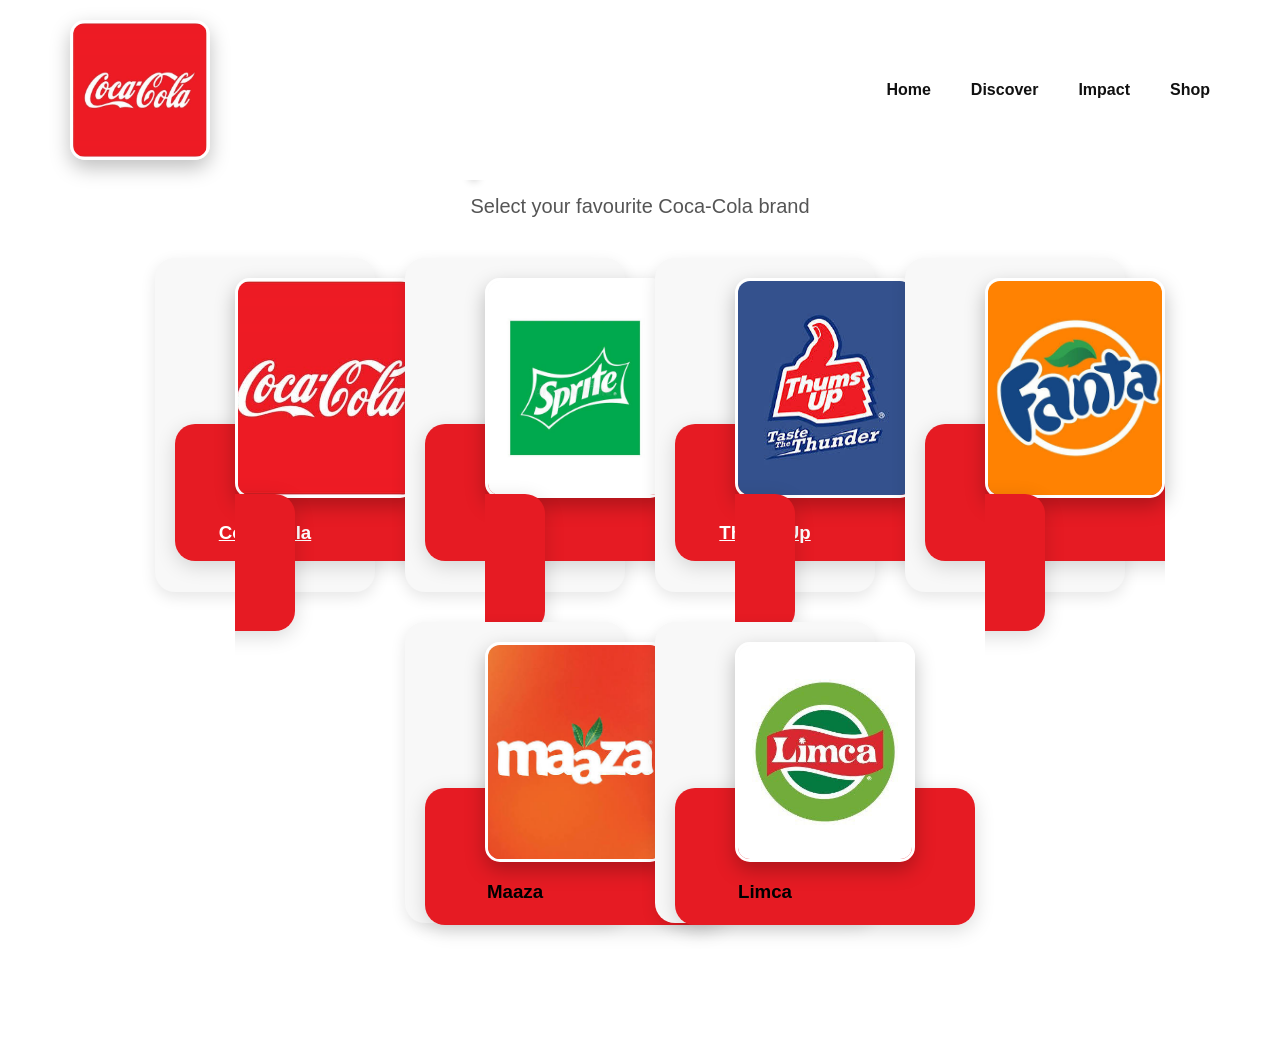
<file: brands.html>
﻿<html>
<head>
<title>Brands</title>
<link rel="stylesheet" href="style.css">
</head>
<body>

<header>
<nav class="navbar">
<div class="logo">
<img src="logo.jpg">
</div>
<ul class="nav-links">
<li><a href="index.html">Home</a></li>
<li><a href="discover.html">Discover</a></li>
<li><a href="impact.html">Impact</a></li>
<li><a href="shop.html">Shop</a></li>
</ul>
</nav>
</header>
<section class="brands">
<h1>Explore Our Brands</h1>
<p>Select your favourite Coca-Cola brand</p>
<div class="brand-container">
<div class="brand-card">
<a href=" coca cola.html" class="card">
<img src="cola brand.jpg" alt="">
<h3>Coca-Cola</h3></a>
</div>
<div class="brand-card">
<a href="sprite.html" class="card">
<img src="spr brand.jpg" alt="">
<h3>Sprite</h3></a>
</div>
<div class="brand-card">
<a href="thumsup.html" class="card">
<img src="thums brand.jpg" alt="">
<h3>Thums Up</h3></a>
</div>
<div class="brand-card">
<a href="fanta.html" class="card">
<img src="fan brand.jpg" alt="">
<h3>Fanta</h3></a>
</div>
<div class="brand-card">
<a href="maaza.html" class="card">
<img src="maza brand.jpg" alt=""></a>
<h3>Maaza</h3>
</div>
<div class="brand-card">
<a href="limca.html" class="card">
<img src="lim brand.jpg" alt=""></a>
<h3>Limca</h3>
</div>
</div>
</section>
</body>
</html>
</file>
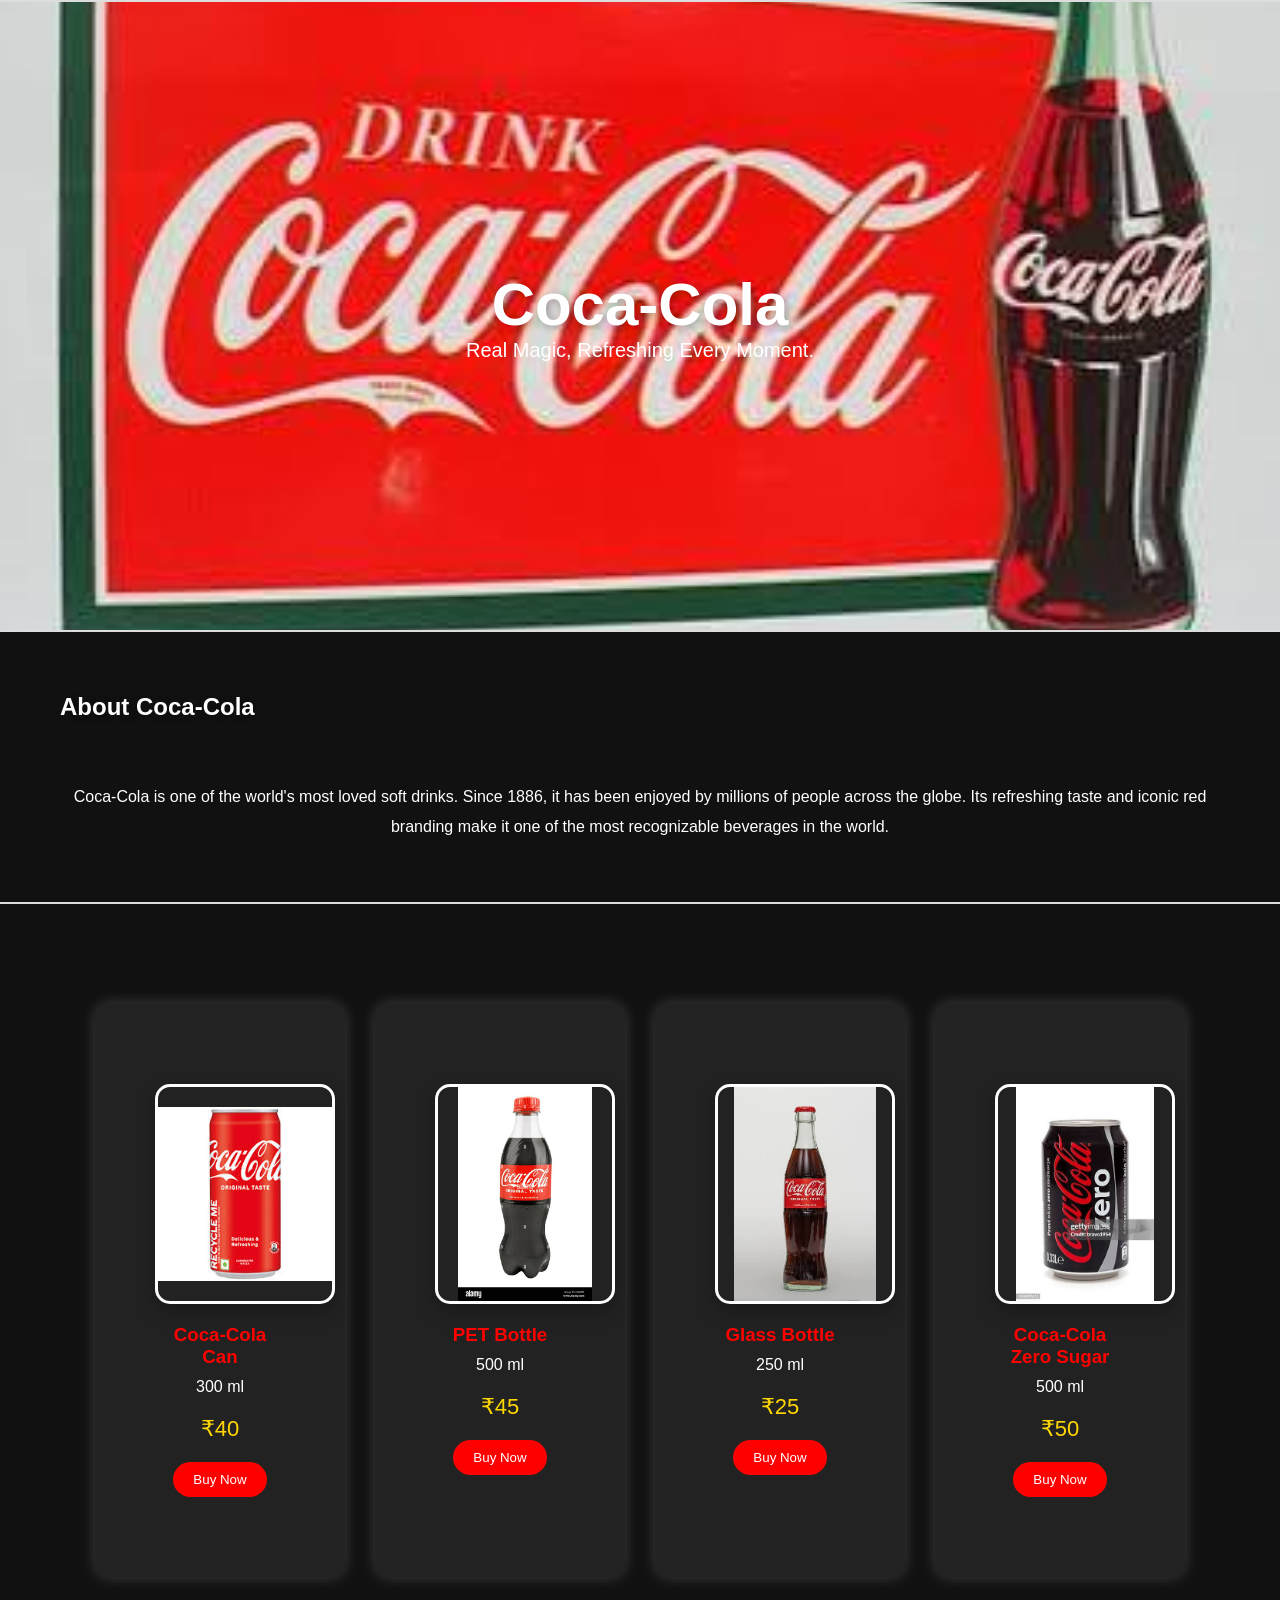
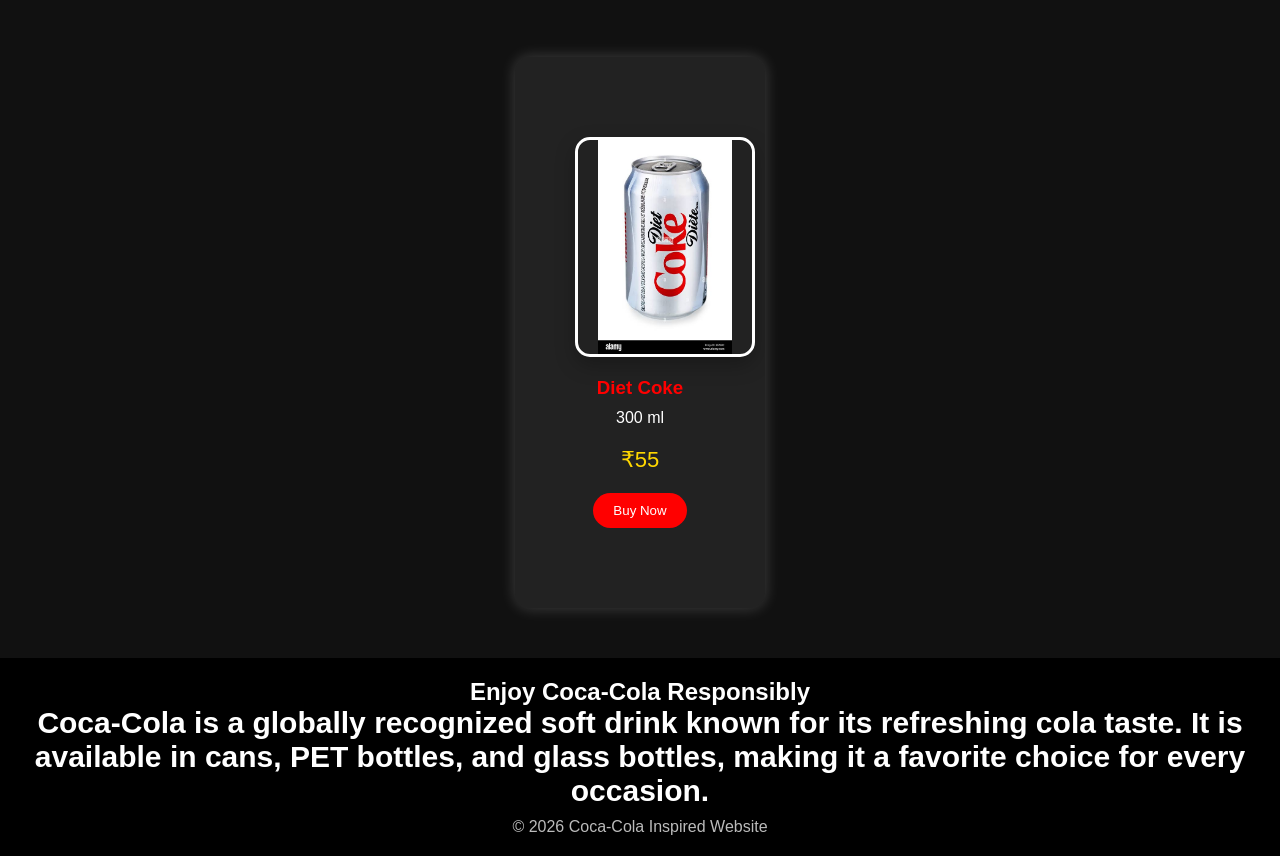
<file: coca cola.html>
﻿<html>
<head>
<title>Coca-Cola</title>

<link rel="stylesheet" href="style.css">

<style>

body{
margin:0;
font-family:Arial, sans-serif;
background:#111;
color:white;
}

.hero{
height:70vh;
background:url('coca cola banner.jpg') center/cover;
display:flex;
justify-content:center;
align-items:center;
text-align:center;
}

.hero h1{
font-size:60px;
}

.hero p{
font-size:20px;
}

.products{
display:flex;
justify-content:center;
flex-wrap:wrap;
gap:30px;
padding:50px;
}

.card{
width:250px;
background:#222;
border-radius:15px;
overflow:hidden;
text-align:center;
transition:.4s;
box-shadow:0 0 15px rgba(255,255,255,.2);
}

.card:hover{
transform:translateY(-10px);
}

.card img{
width:180px;
height:220px;
object-fit:contain;
margin-top:20px;
}

.card h3{
color:#ff0000;
}

.price{
font-size:22px;
color:#ffd700;
}

button{
background:#ff0000;
color:white;
padding:10px 20px;
border:none;
border-radius:30px;
margin-bottom:20px;
cursor:pointer;
}

.about{
padding:60px;
text-align:center;
line-height:30px;
}

.gallery{
display:flex;
gap:20px;
justify-content:center;
flex-wrap:wrap;
padding:40px;
}

.gallery img{
width:250px;
border-radius:10px;
transition:.4s;
}

.gallery img:hover{
transform:scale(1.08);
}

footer{
background:#000;
padding:20px;
text-align:center;
}

</style>

</head>

<body>

<section class="hero">

<div>

<h1>Coca-Cola</h1>

<p>Real Magic, Refreshing Every Moment.</p>

</div>

</section>

<section class="about">

<h2>About Coca-Cola</h2>

<p>

Coca-Cola is one of the world's most loved soft drinks. Since 1886, it has been enjoyed by millions of 
people across the globe. Its refreshing taste and iconic red branding make it one of the most recognizable
 beverages in the world.

</p>

</section>

<section class="products">

<div class="card">

<img src="coca cola can.jpg">

<h3>Coca-Cola Can</h3>

<p>300 ml</p>

<p class="price">₹40</p>

<button>Buy Now</button>

</div>

<div class="card">

<img src="coca cola bottle.jpg">

<h3>PET Bottle</h3>

<p>500 ml</p>

<p class="price">₹45</p>

<button>Buy Now</button>

</div>

<div class="card">

<img src="coca cola glass.jpg">

<h3>Glass Bottle</h3>

<p>250 ml</p>

<p class="price">₹25</p>

<button>Buy Now</button>

</div>

<div class="card">

<img src="coca cola 0 sugar.jpg">

<h3>Coca-Cola Zero Sugar</h3>

<p>500 ml</p>

<p class="price">₹50</p>

<button>Buy Now</button>

</div>

<div class="card">

<img src="coca cola diet coke.jpg">

<h3>Diet Coke</h3>

<p>300 ml</p>

<p class="price">₹55</p>

<button>Buy Now</button>

</div>

</section>

<footer>

<h2>Enjoy Coca-Cola Responsibly</h2>
<h3>Coca-Cola is a globally recognized soft drink known for its refreshing cola taste. It is available in 
cans, PET bottles, and glass bottles, making it a favorite choice for every occasion.</h3>

<p>© 2026 Coca-Cola Inspired Website</p>

</footer>

</body>
</html>
</file>
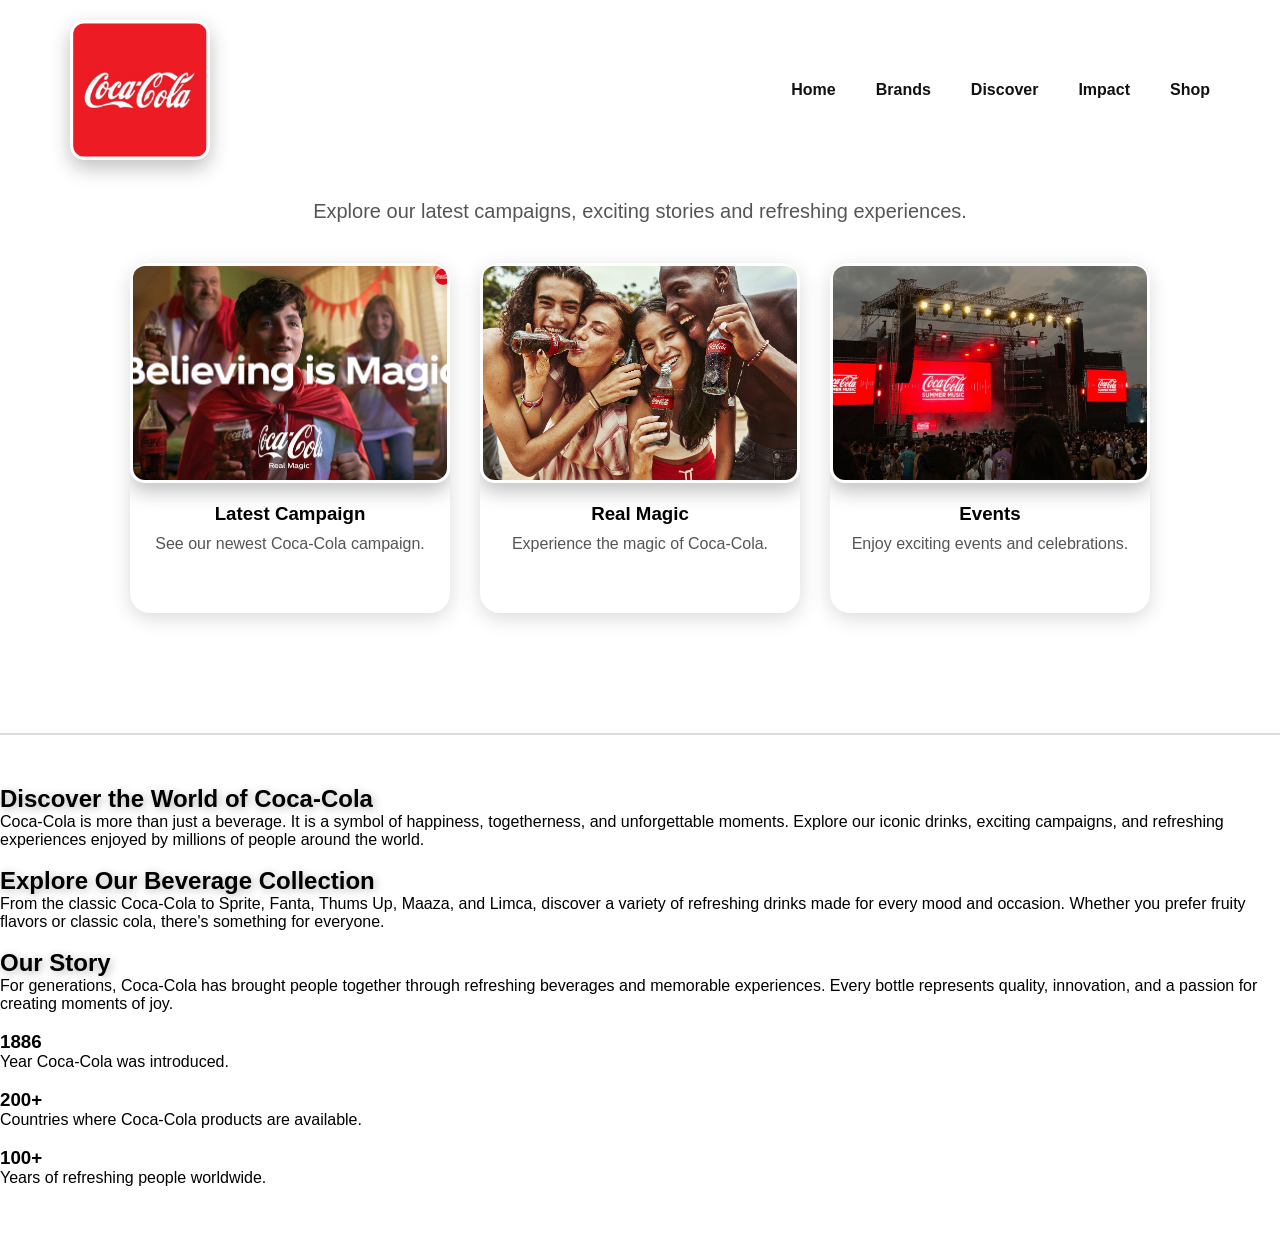
<file: discover.html>
﻿<html>
<head>
    <title>Discover</title>
    <link rel="stylesheet" href="style.css">
</head>
<body>

<header>
    <nav class="navbar">

        <div class="logo">
            <img src="logo.jpg" alt="Coca-Cola Logo">
        </div>

        <ul class="nav-links">
            <li><a href="index.html">Home</a></li>
            <li><a href="brands.html">Brands</a></li>
            <li><a href="discover.html">Discover</a></li>
            <li><a href="impact.html">Impact</a></li>
            <li><a href="shop.html">Shop</a></li>
        </ul>

    </nav>
</header>

<section class="discover">

    <h1>Discover Coca-Cola</h1>

    <p>
        Explore our latest campaigns, exciting stories and refreshing experiences.
    </p>

    <div class="discover-container">

        <div class="discover-card">
            <img src="discover1.jpg" alt="">
            <h3>Latest Campaign</h3>
            <p>See our newest Coca-Cola campaign.</p>
        </div>

        <div class="discover-card">
            <img src="discover2.jpg" alt="">
            <h3>Real Magic</h3>
            <p>Experience the magic of Coca-Cola.</p>
        </div>

        <div class="discover-card">
            <img src="discover3.jpg" alt="">
            <h3>Events</h3>
            <p>Enjoy exciting events and celebrations.</p>
        </div>

    </div>

</section>
<section class="discover-text">
    <h2>Discover the World of Coca-Cola</h2>
    <p>
        Coca-Cola is more than just a beverage. It is a symbol of happiness,
        togetherness, and unforgettable moments. Explore our iconic drinks,
        exciting campaigns, and refreshing experiences enjoyed by millions of
        people around the world.
    </p><br>

<h2>Explore Our Beverage Collection</h2>

<p>
From the classic Coca-Cola to Sprite, Fanta, Thums Up, Maaza, and Limca,
discover a variety of refreshing drinks made for every mood and occasion.
Whether you prefer fruity flavors or classic cola, there's something for everyone.
</p><br>
<h2>Our Story</h2>

<p>
For generations, Coca-Cola has brought people together through refreshing
beverages and memorable experiences. Every bottle represents quality,
innovation, and a passion for creating moments of joy.
</p><br>
<div class="facts">

<div>
<h3>1886</h3>
<p>Year Coca-Cola was introduced.</p><br>
</div>

<div>
<h3>200+</h3>
<p>Countries where Coca-Cola products are available.</p><br>
</div>

<div>
<h3>100+</h3>
<p>Years of refreshing people worldwide.</p><br>
</div>

</div>
</section>
</body>
</html>
</file>
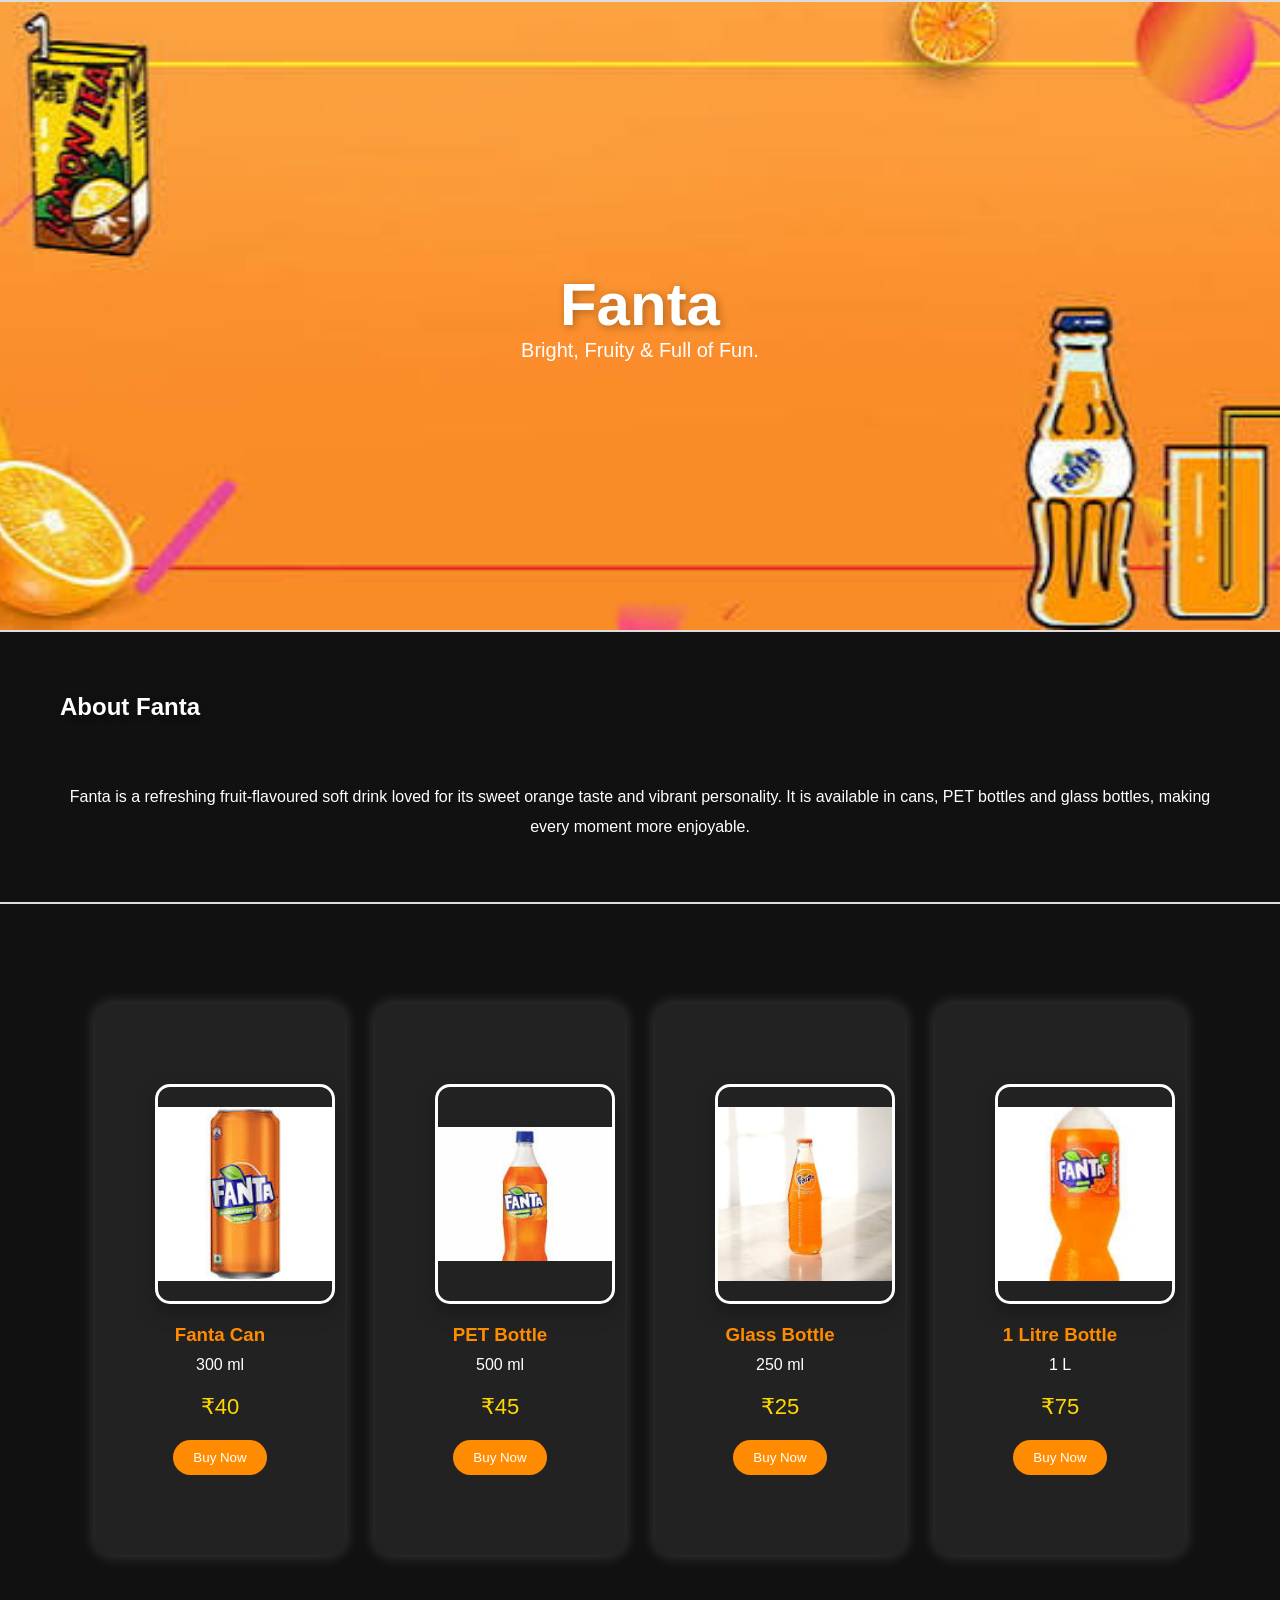
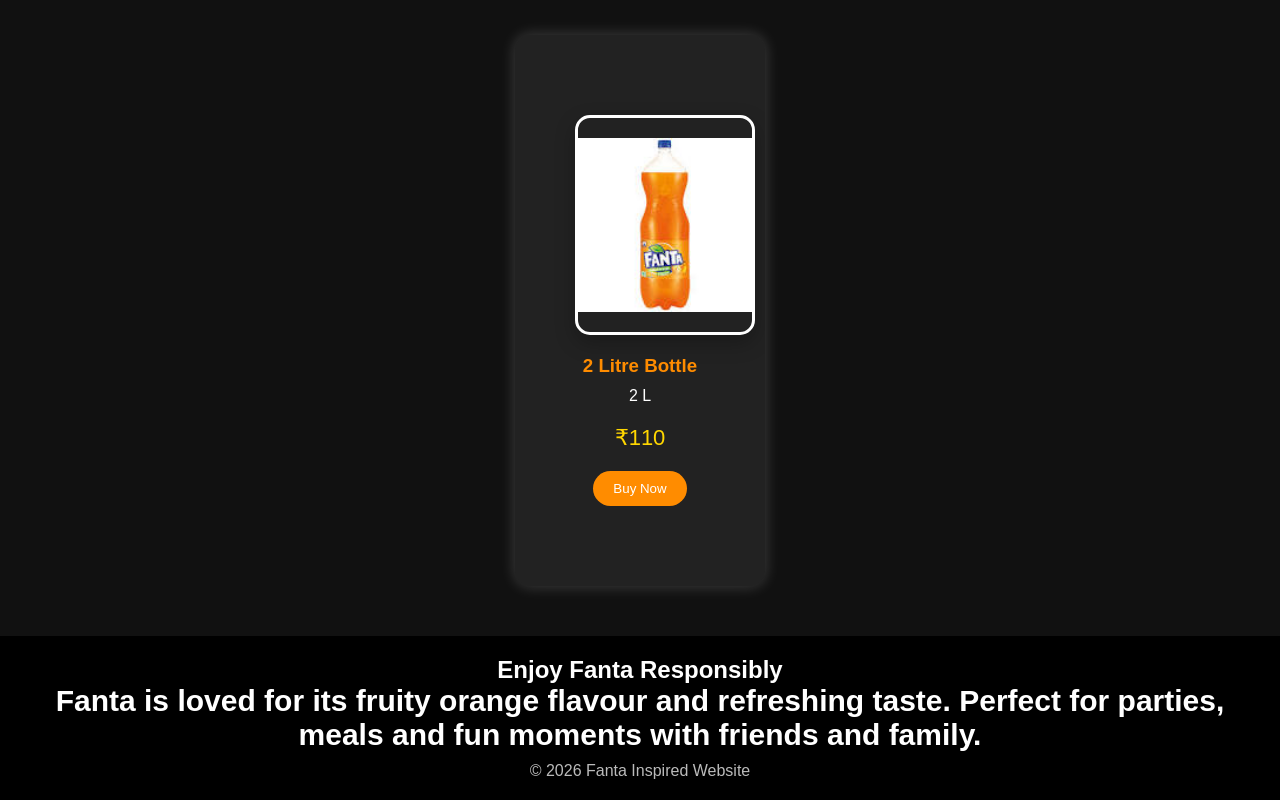
<file: fanta.html>
﻿<html>
<head>
<title>Fanta</title>

<link rel="stylesheet" href="style.css">

<style>

body{
margin:0;
font-family:Arial, sans-serif;
background:#111;
color:white;
}

.hero{
height:70vh;
background:url('fanta banner.jpg') center/cover;
display:flex;
justify-content:center;
align-items:center;
text-align:center;
}

.hero h1{
font-size:60px;
}

.hero p{
font-size:20px;
}

.products{
display:flex;
justify-content:center;
flex-wrap:wrap;
gap:30px;
padding:50px;
}

.card{
width:250px;
background:#222;
border-radius:15px;
overflow:hidden;
text-align:center;
transition:.4s;
box-shadow:0 0 15px rgba(255,255,255,.2);
}

.card:hover{
transform:translateY(-10px);
}

.card img{
width:180px;
height:220px;
object-fit:contain;
margin-top:20px;
}

.card h3{
color:#ff8c00;
}

.price{
font-size:22px;
color:#ffd700;
}

button{
background:#ff8c00;
color:white;
padding:10px 20px;
border:none;
border-radius:30px;
margin-bottom:20px;
cursor:pointer;
}

.about{
padding:60px;
text-align:center;
line-height:30px;
}

.gallery{
display:flex;
gap:20px;
justify-content:center;
flex-wrap:wrap;
padding:40px;
}

.gallery img{
width:250px;
border-radius:10px;
transition:.4s;
}

.gallery img:hover{
transform:scale(1.08);
}

footer{
background:#000;
padding:20px;
text-align:center;
}

</style>

</head>

<body>

<section class="hero">

<div>

<h1>Fanta</h1>

<p>Bright, Fruity & Full of Fun.</p>

</div>

</section>

<section class="about">

<h2>About Fanta</h2>

<p>
Fanta is a refreshing fruit-flavoured soft drink loved for its sweet orange taste and vibrant personality. 
It is available in cans, PET bottles and glass bottles, making every moment more enjoyable.
</p>

</section>

<section class="products">

<div class="card">

<img src="fanta can.jpg">

<h3>Fanta Can</h3>

<p>300 ml</p>

<p class="price">₹40</p>

<button>Buy Now</button>

</div>

<div class="card">

<img src="fanta bottle.jpg">

<h3>PET Bottle</h3>

<p>500 ml</p>

<p class="price">₹45</p>

<button>Buy Now</button>

</div>

<div class="card">

<img src="fanta glass.jpg">

<h3>Glass Bottle</h3>

<p>250 ml</p>

<p class="price">₹25</p>

<button>Buy Now</button>

</div>

<div class="card">

<img src="fanta 1l.jpg">

<h3>1 Litre Bottle</h3>

<p>1 L</p>

<p class="price">₹75</p>

<button>Buy Now</button>

</div>

<div class="card">

<img src="fanta 2l.jpg">

<h3>2 Litre Bottle</h3>

<p>2 L</p>

<p class="price">₹110</p>

<button>Buy Now</button>

</div>

</section>

<footer>

<h2>Enjoy Fanta Responsibly</h2>

<h3>Fanta is loved for its fruity orange flavour and refreshing taste. Perfect for parties, meals and fun moments with friends and family.</h3>

<p>© 2026 Fanta Inspired Website</p>

</footer>

</body>
</html>
</file>
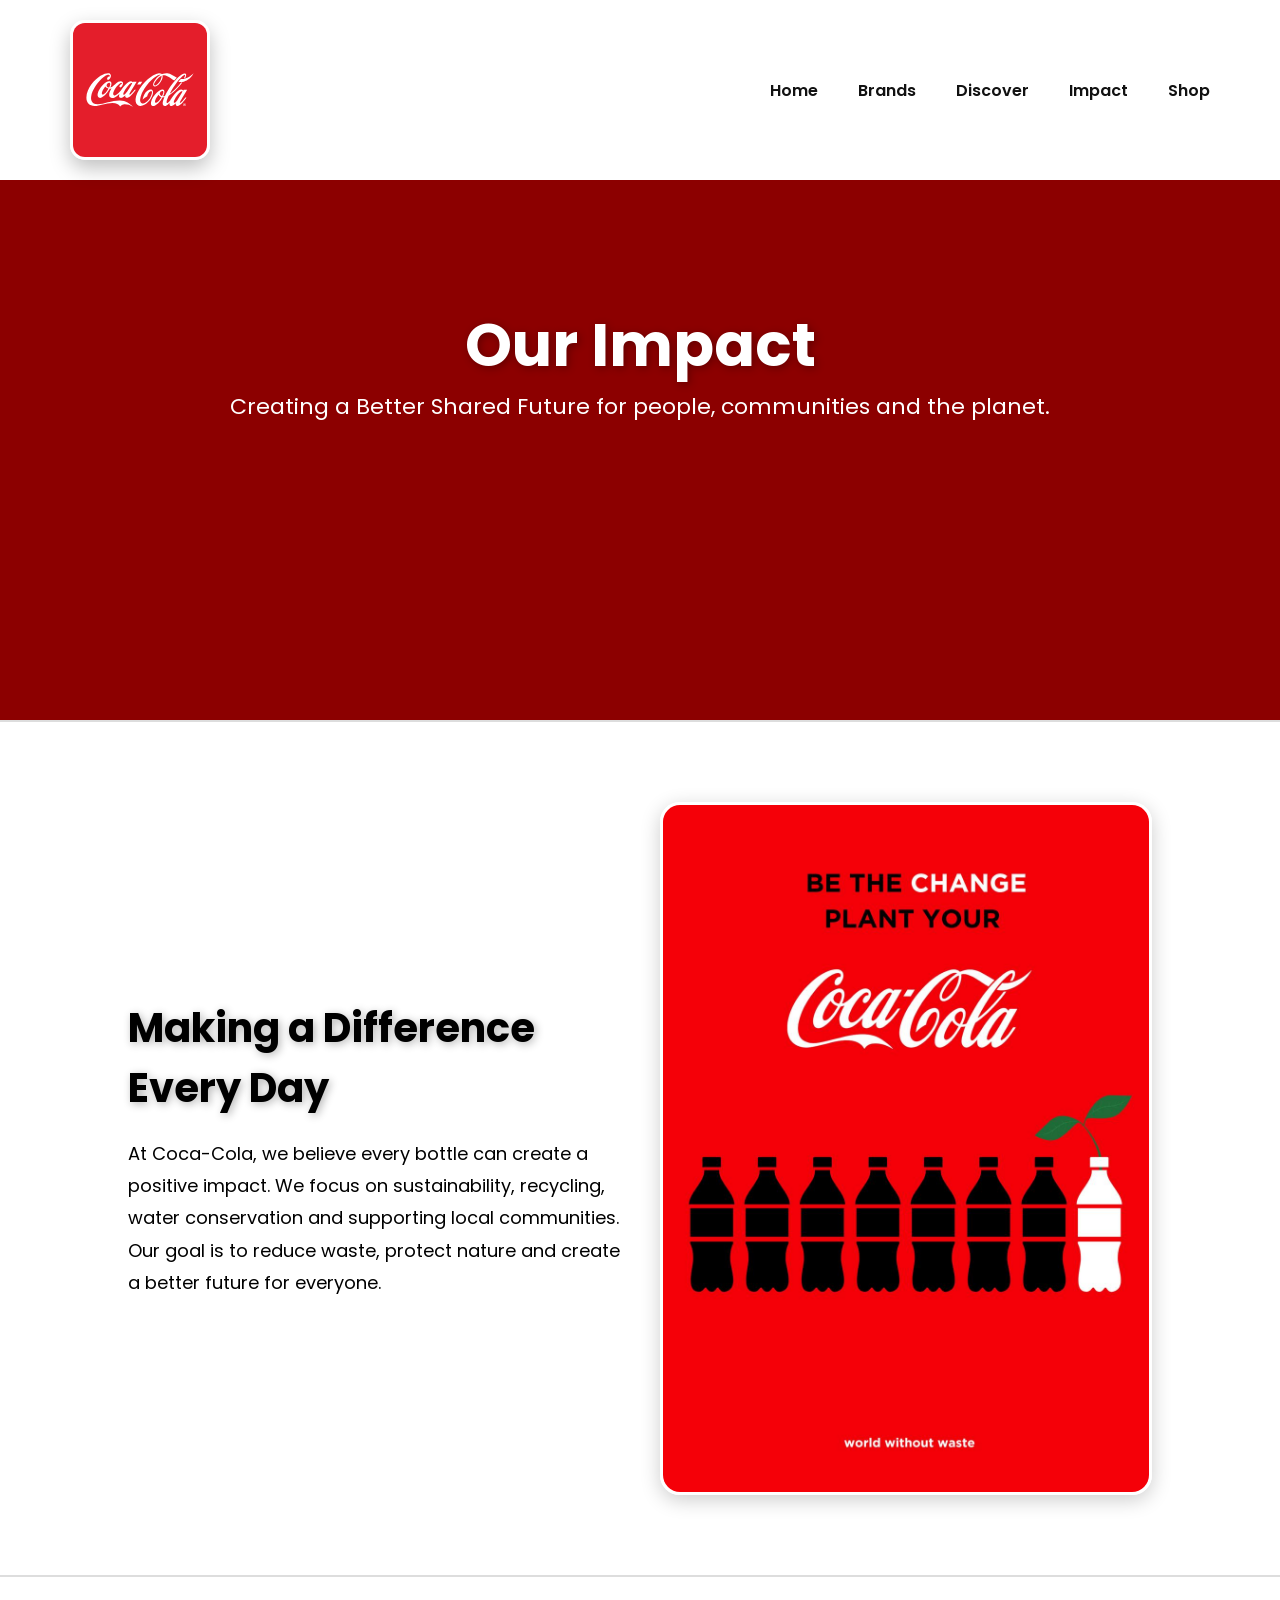
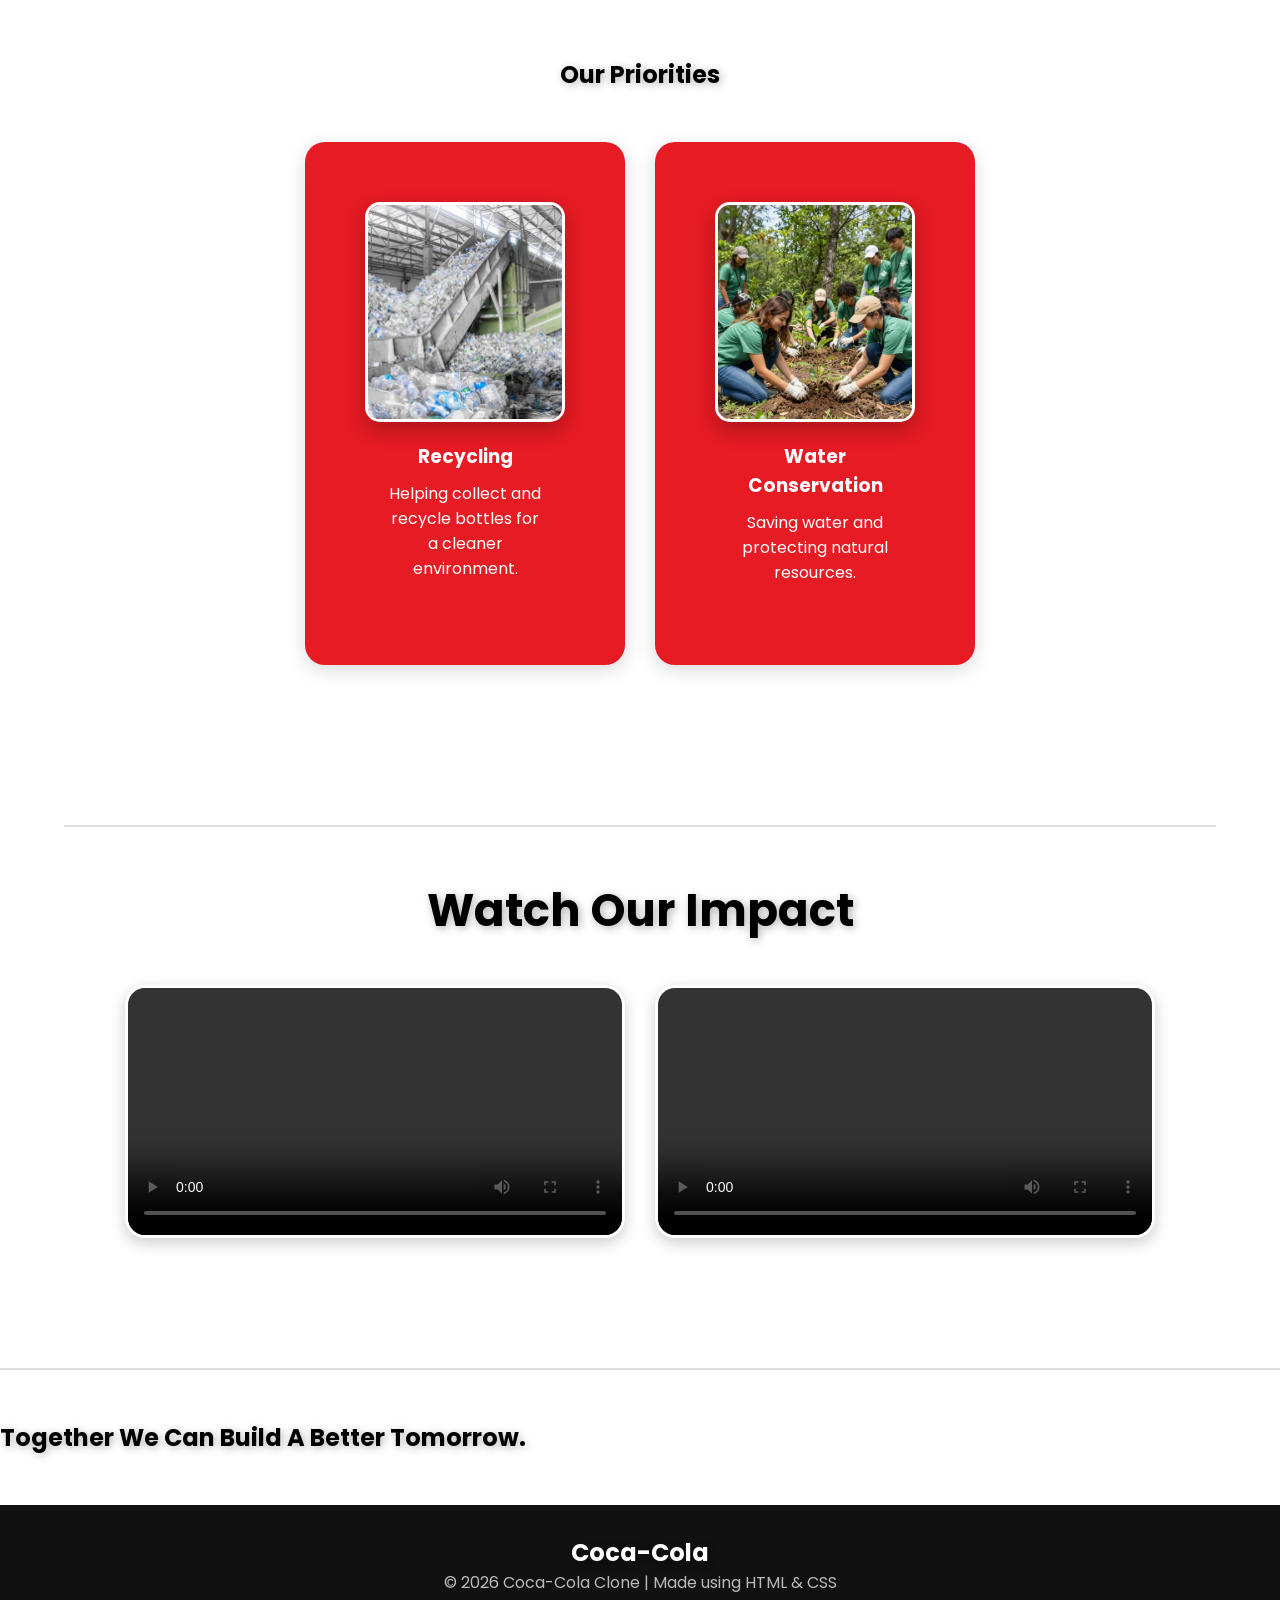
<file: impact.html>
﻿<html >
<head>
<title>Impact | Coca-Cola</title>

<link rel="stylesheet" href="style.css">

<link href="https://fonts.googleapis.com/css2?family=Poppins:wght@300;400;600;700&display=swap" rel="stylesheet">

</head>
<body>

<header>

<nav class="navbar">

<div class="logo">
<img src="Coca-Cola-Logo.svg" alt="">
</div>

<ul class="nav-links">

<li><a href="index.html">Home</a></li>
<li><a href="brands.html">Brands</a></li>
<li><a href="discover.html">Discover</a></li>
<li><a href="impact.html">Impact</a></li>
<li><a href="shop.html">Shop</a></li>

</ul>

</nav>

</header>

<!-- Hero -->

<section class="impact-hero">

<div class="impact-overlay"></div>

<div class="impact-content">
<h1>Our Impact</h1>


<p>
Creating a Better Shared Future for people, communities and the planet.
</p>

</div>

</section>

<!-- About Impact -->

<section class="impact-about">

<div class="impact-text">

<h2>Making a Difference Every Day</h2>

<p>

At Coca-Cola, we believe every bottle can create a positive impact.
We focus on sustainability, recycling, water conservation and supporting local communities.
Our goal is to reduce waste, protect nature and create a better future for everyone.

</p>

</div>

<div class="impact-image">

<img src="impact banner.jpg">

</div>

</section>

<!-- Cards -->

<section class="impact-cards">

<h2>Our Priorities</h2>

<div class="card-container">

<div class="card">

<img src="impact recycle.jpg">

<h3>Recycling</h3>

<p>
Helping collect and recycle bottles for a cleaner environment.
</p>

</div>

<div class="card">

<img src="impact tree.jpg">

<h3>Water Conservation</h3>

<p>
Saving water and protecting natural resources.
</p>

</div>


</div>

</section>

<!-- Videos -->

<section class="video-section">

<h2>Watch Our Impact</h2>

<div class="video-container">

<div class="video-card">

<video controls>

<source src="impact video1.mp4" type="video/mp4">

</video>

</div>

<div class="video-card">

<video controls>

<source src="impact video2.mp4" type="video/mp4">

</video>

</div>

</div>

</section>

<!-- Quote -->

<section class="quote">

<h2>Together We Can Build A Better Tomorrow.</h2>

</section>

<footer>

<h2>Coca-Cola</h2>

<p>
© 2026 Coca-Cola Clone | Made using HTML & CSS
</p>

</footer>

</body>
</html>
</file>
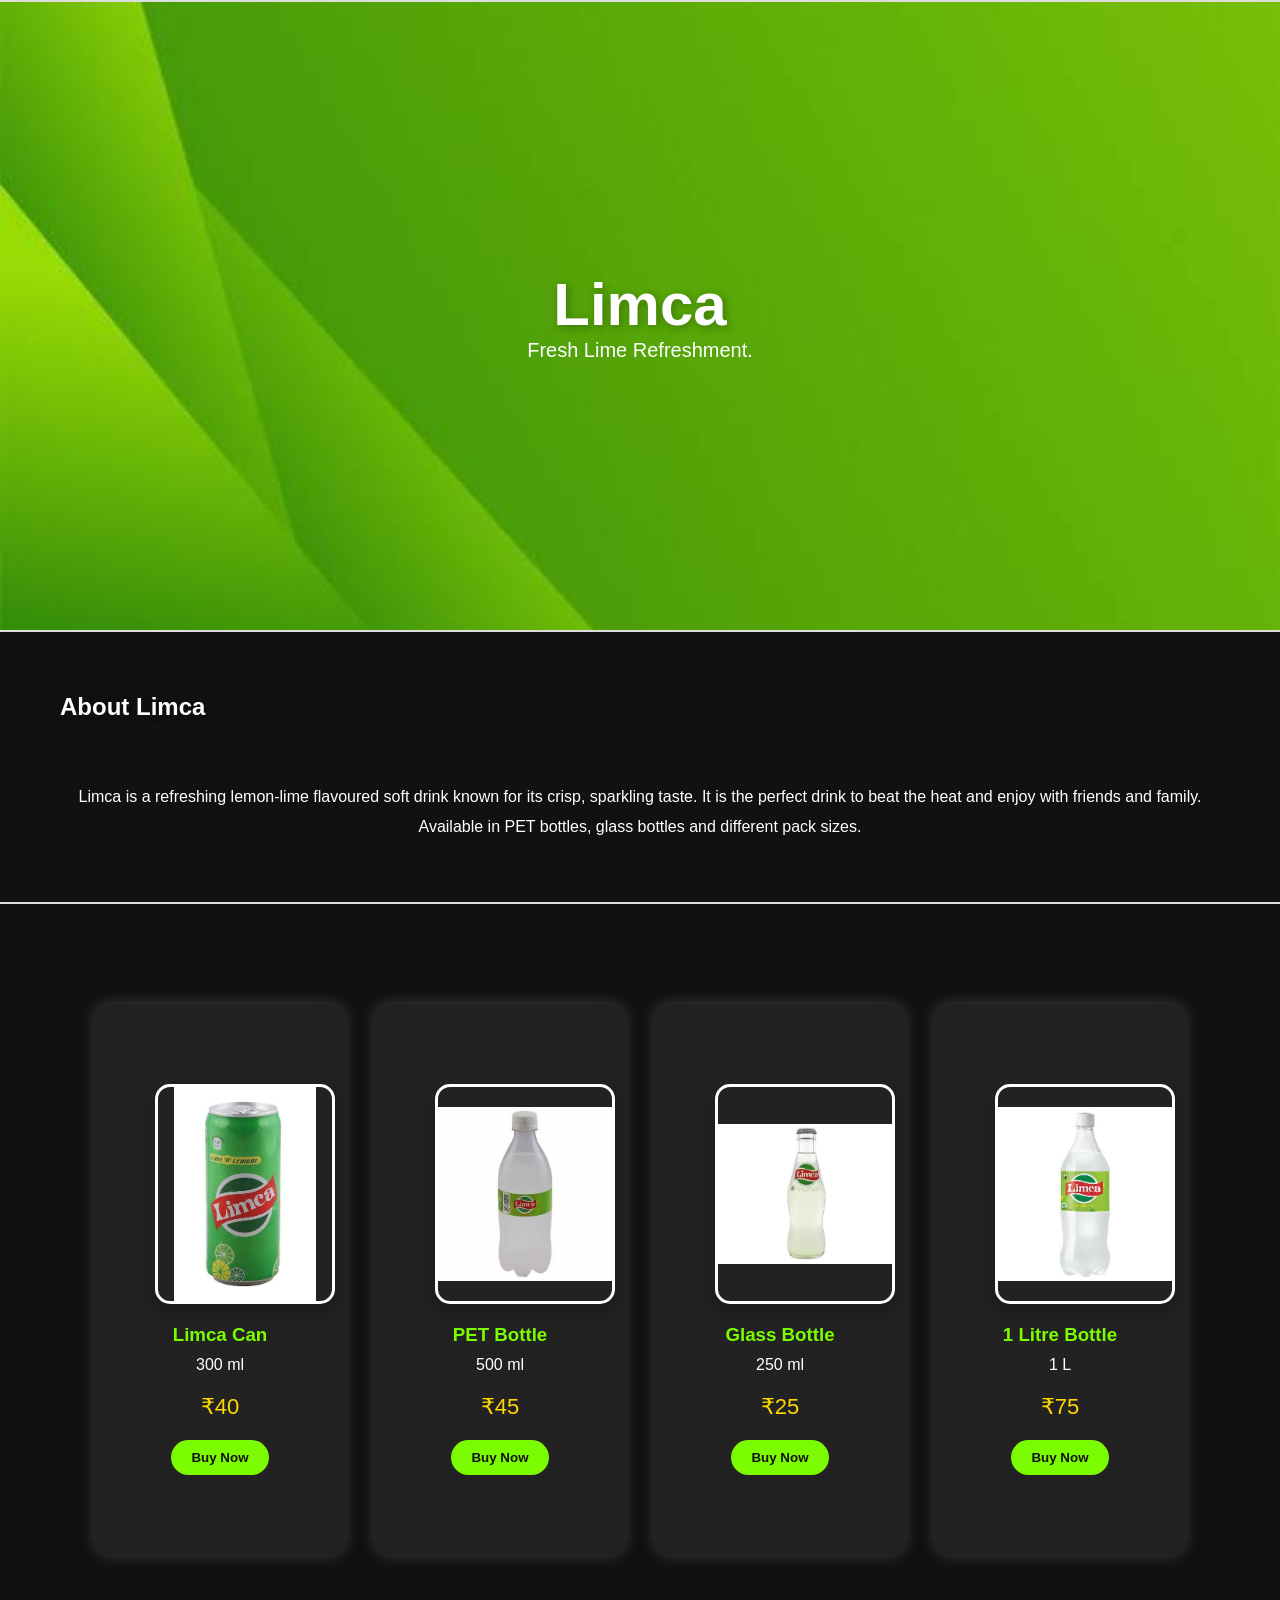
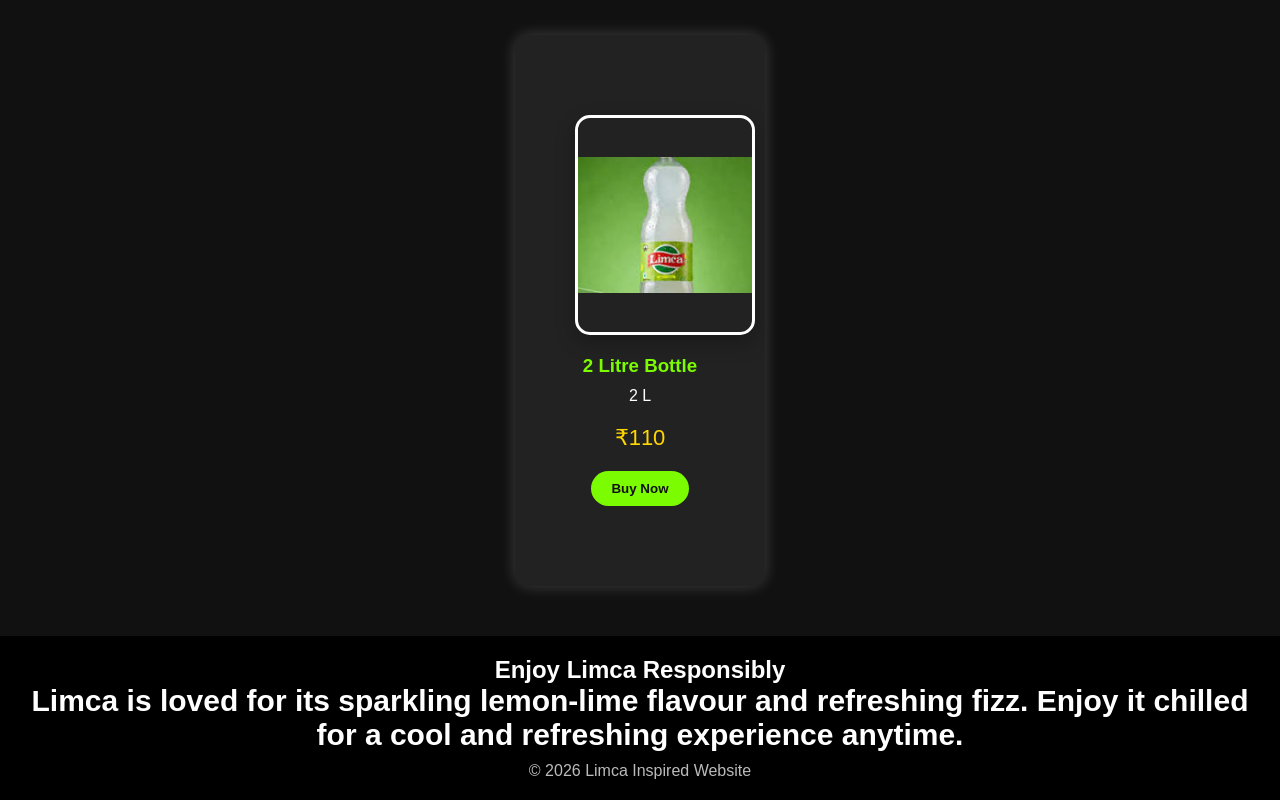
<file: limca.html>
﻿<html>
<head>
<title>Limca</title>

<link rel="stylesheet" href="style.css">

<style>

body{
margin:0;
font-family:Arial, sans-serif;
background:#111;
color:white;
}

.hero{
height:70vh;
background:url('limca banner.jpg') center/cover;
display:flex;
justify-content:center;
align-items:center;
text-align:center;
}

.hero h1{
font-size:60px;
}

.hero p{
font-size:20px;
}

.products{
display:flex;
justify-content:center;
flex-wrap:wrap;
gap:30px;
padding:50px;
}

.card{
width:250px;
background:#222;
border-radius:15px;
overflow:hidden;
text-align:center;
transition:.4s;
box-shadow:0 0 15px rgba(255,255,255,.2);
}

.card:hover{
transform:translateY(-10px);
}

.card img{
width:180px;
height:220px;
object-fit:contain;
margin-top:20px;
}

.card h3{
color:#7CFC00;
}

.price{
font-size:22px;
color:#ffd700;
}

button{
background:#7CFC00;
color:#111;
padding:10px 20px;
border:none;
border-radius:30px;
margin-bottom:20px;
cursor:pointer;
font-weight:bold;
}

.about{
padding:60px;
text-align:center;
line-height:30px;
}

.gallery{
display:flex;
gap:20px;
justify-content:center;
flex-wrap:wrap;
padding:40px;
}

.gallery img{
width:250px;
border-radius:10px;
transition:.4s;
}

.gallery img:hover{
transform:scale(1.08);
}

footer{
background:#000;
padding:20px;
text-align:center;
}

</style>

</head>

<body>

<section class="hero">

<div>

<h1>Limca</h1>

<p>Fresh Lime Refreshment.</p>

</div>

</section>

<section class="about">

<h2>About Limca</h2>

<p>
Limca is a refreshing lemon-lime flavoured soft drink known for its crisp, sparkling taste. It is the perfect drink to beat the heat and enjoy with friends and family. Available in PET bottles, glass bottles and different pack sizes.
</p>

</section>

<section class="products">

<div class="card">

<img src="limca can.jpg">

<h3>Limca Can</h3>

<p>300 ml</p>

<p class="price">₹40</p>

<button>Buy Now</button>

</div>

<div class="card">

<img src="limca bottle.jpg">

<h3>PET Bottle</h3>

<p>500 ml</p>

<p class="price">₹45</p>

<button>Buy Now</button>

</div>

<div class="card">

<img src="limca glass.jpg">

<h3>Glass Bottle</h3>

<p>250 ml</p>

<p class="price">₹25</p>

<button>Buy Now</button>

</div>

<div class="card">

<img src="limca 1l.jpg">

<h3>1 Litre Bottle</h3>

<p>1 L</p>

<p class="price">₹75</p>

<button>Buy Now</button>

</div>

<div class="card">

<img src="limca 2l.jpg">

<h3>2 Litre Bottle</h3>

<p>2 L</p>

<p class="price">₹110</p>

<button>Buy Now</button>

</div>

</section>

<footer>

<h2>Enjoy Limca Responsibly</h2>

<h3>Limca is loved for its sparkling lemon-lime flavour and refreshing fizz. Enjoy it chilled for a cool and refreshing experience anytime.</h3>

<p>© 2026 Limca Inspired Website</p>

</footer>

</body>
</html>
</file>
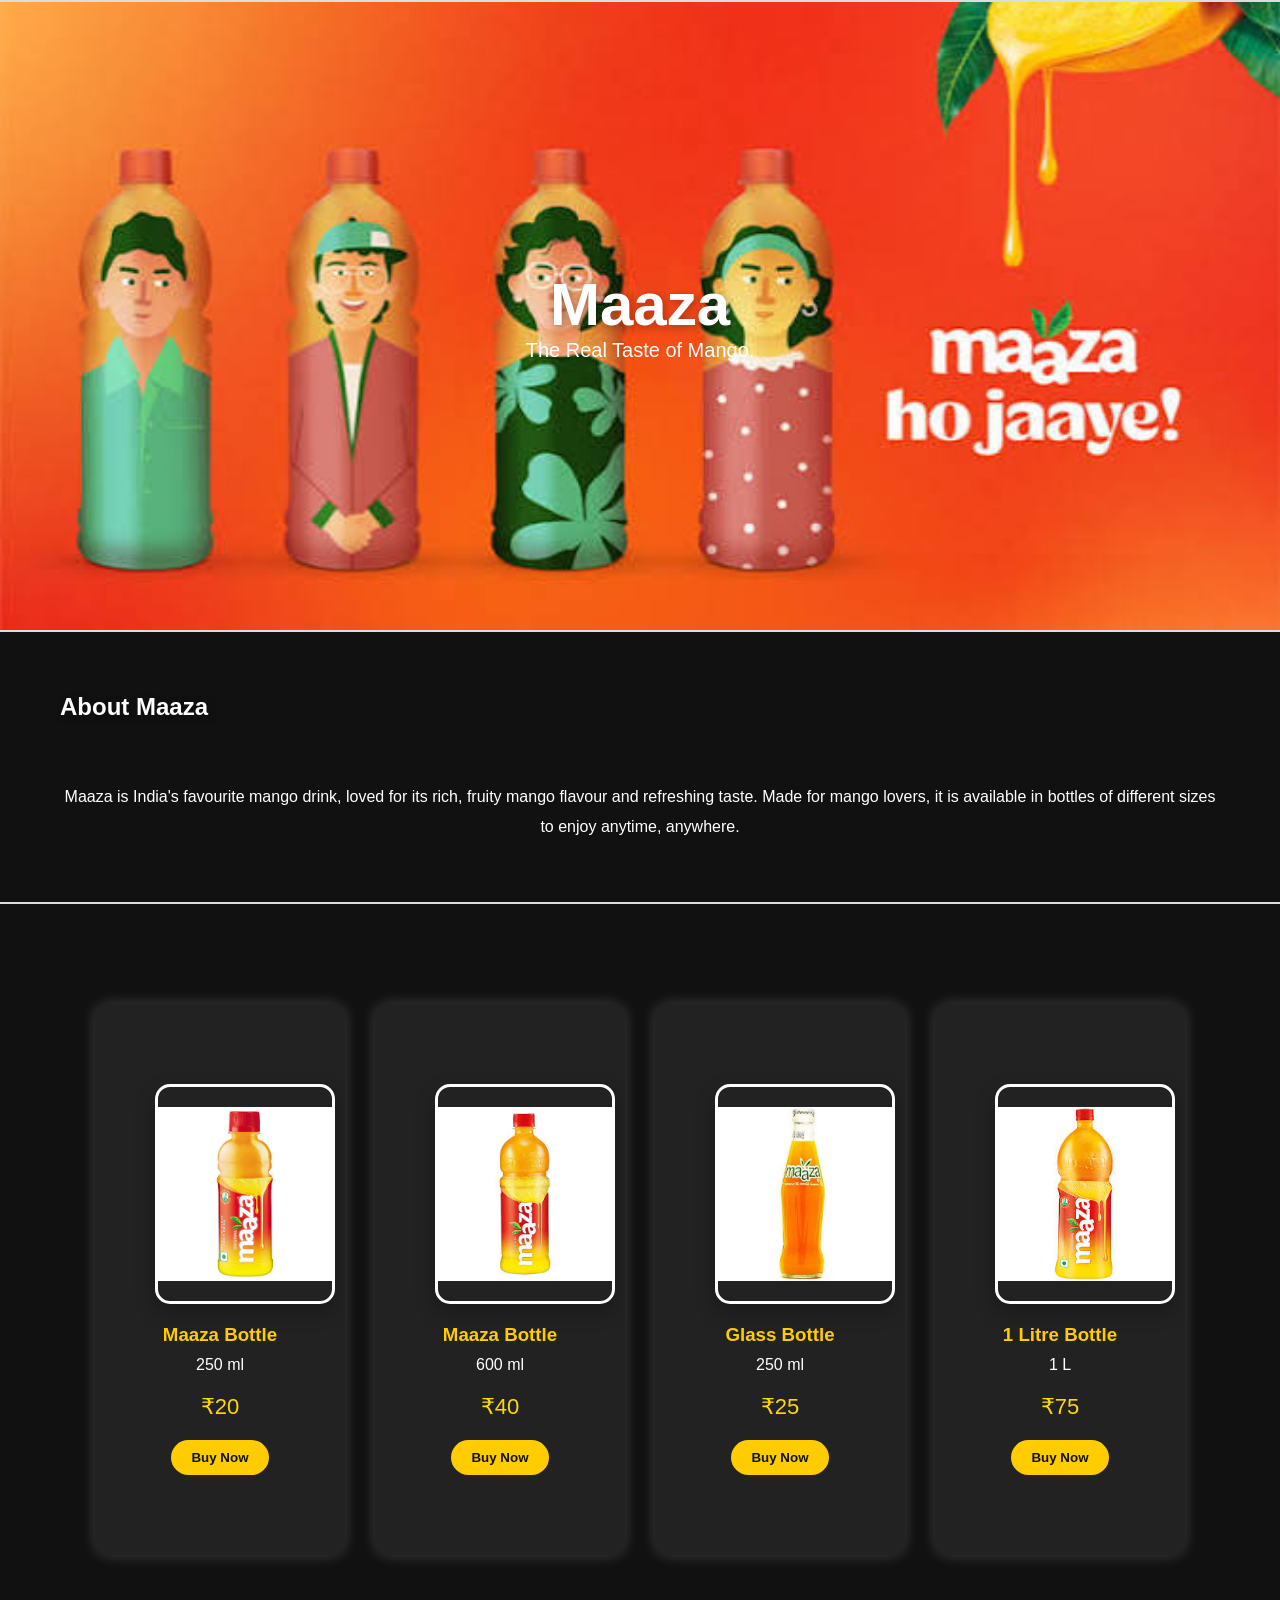
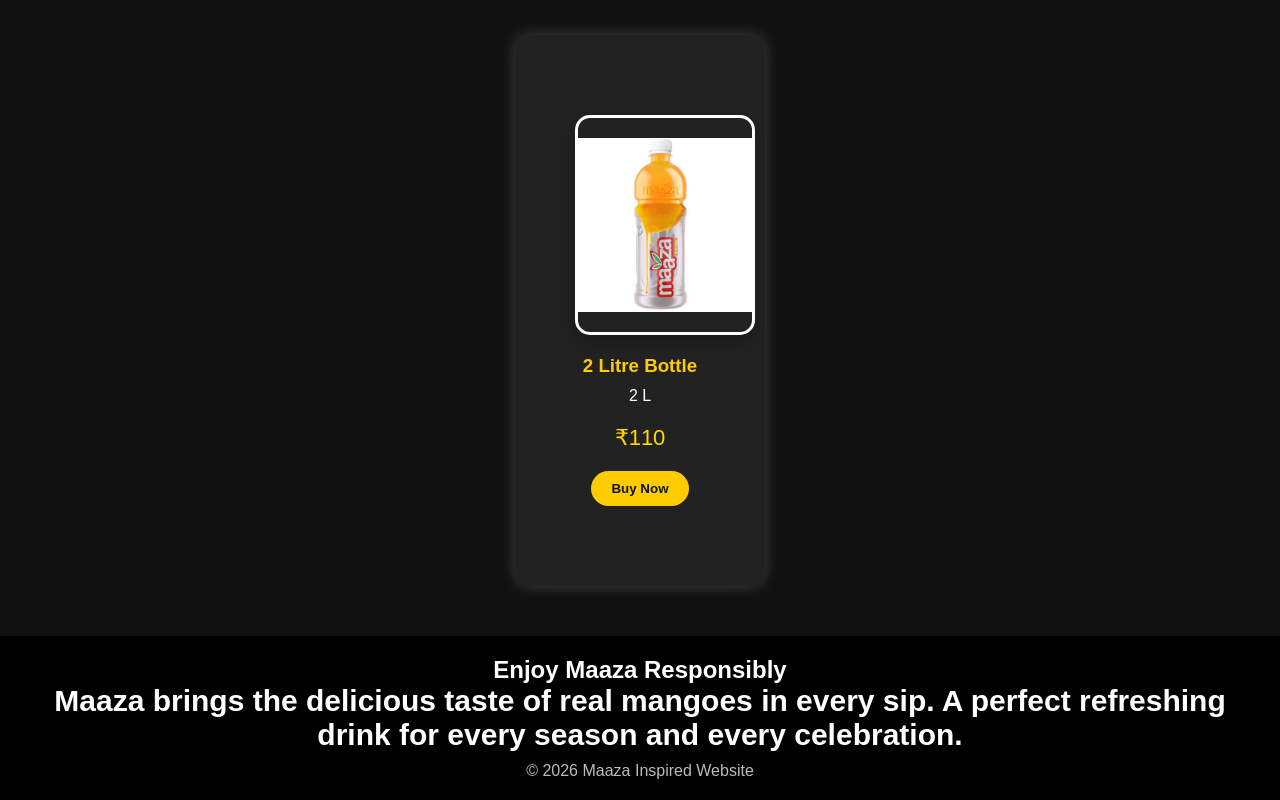
<file: maaza.html>
﻿<html>
<head>
<title>Maaza</title>

<link rel="stylesheet" href="style.css">

<style>

body{
margin:0;
font-family:Arial, sans-serif;
background:#111;
color:white;
}

.hero{
height:70vh;
background:url('maaza banner.jpg') center/cover;
display:flex;
justify-content:center;
align-items:center;
text-align:center;
}

.hero h1{
font-size:60px;
}

.hero p{
font-size:20px;
}

.products{
display:flex;
justify-content:center;
flex-wrap:wrap;
gap:30px;
padding:50px;
}

.card{
width:250px;
background:#222;
border-radius:15px;
overflow:hidden;
text-align:center;
transition:.4s;
box-shadow:0 0 15px rgba(255,255,255,.2);
}

.card:hover{
transform:translateY(-10px);
}

.card img{
width:180px;
height:220px;
object-fit:contain;
margin-top:20px;
}

.card h3{
color:#ffcc00;
}

.price{
font-size:22px;
color:#ffd700;
}

button{
background:#ffcc00;
color:#111;
padding:10px 20px;
border:none;
border-radius:30px;
margin-bottom:20px;
cursor:pointer;
font-weight:bold;
}

.about{
padding:60px;
text-align:center;
line-height:30px;
}

.gallery{
display:flex;
gap:20px;
justify-content:center;
flex-wrap:wrap;
padding:40px;
}

.gallery img{
width:250px;
border-radius:10px;
transition:.4s;
}

.gallery img:hover{
transform:scale(1.08);
}

footer{
background:#000;
padding:20px;
text-align:center;
}

</style>

</head>

<body>

<section class="hero">

<div>

<h1>Maaza</h1>

<p>The Real Taste of Mango.</p>

</div>

</section>

<section class="about">

<h2>About Maaza</h2>

<p>
Maaza is India's favourite mango drink, loved for its rich, fruity mango flavour and refreshing taste. Made for mango lovers, it is available in bottles of different sizes to enjoy anytime, anywhere.
</p>

</section>

<section class="products">

<div class="card">

<img src="maaza bottle 250ml.jpg">

<h3>Maaza Bottle</h3>

<p>250 ml</p>

<p class="price">₹20</p>

<button>Buy Now</button>

</div>
<div class="card">

<img src="maaza bottle 600ml.jpg">

<h3>Maaza Bottle</h3>

<p>600 ml</p>

<p class="price">₹40</p>

<button>Buy Now</button>

</div>


<div class="card">

<img src="maaza glass.jpg">

<h3>Glass Bottle</h3>

<p>250 ml</p>

<p class="price">₹25</p>

<button>Buy Now</button>

</div>

<div class="card">

<img src="maaza 1l.jpg">

<h3>1 Litre Bottle</h3>

<p>1 L</p>

<p class="price">₹75</p>

<button>Buy Now</button>

</div>

<div class="card">

<img src="maaza 2l.jpg">

<h3>2 Litre Bottle</h3>

<p>2 L</p>

<p class="price">₹110</p>

<button>Buy Now</button>

</div>

</section>

<footer>

<h2>Enjoy Maaza Responsibly</h2>

<h3>Maaza brings the delicious taste of real mangoes in every sip. A perfect refreshing drink for every season and every celebration.</h3>

<p>© 2026 Maaza Inspired Website</p>

</footer>

</body>
</html>
</file>
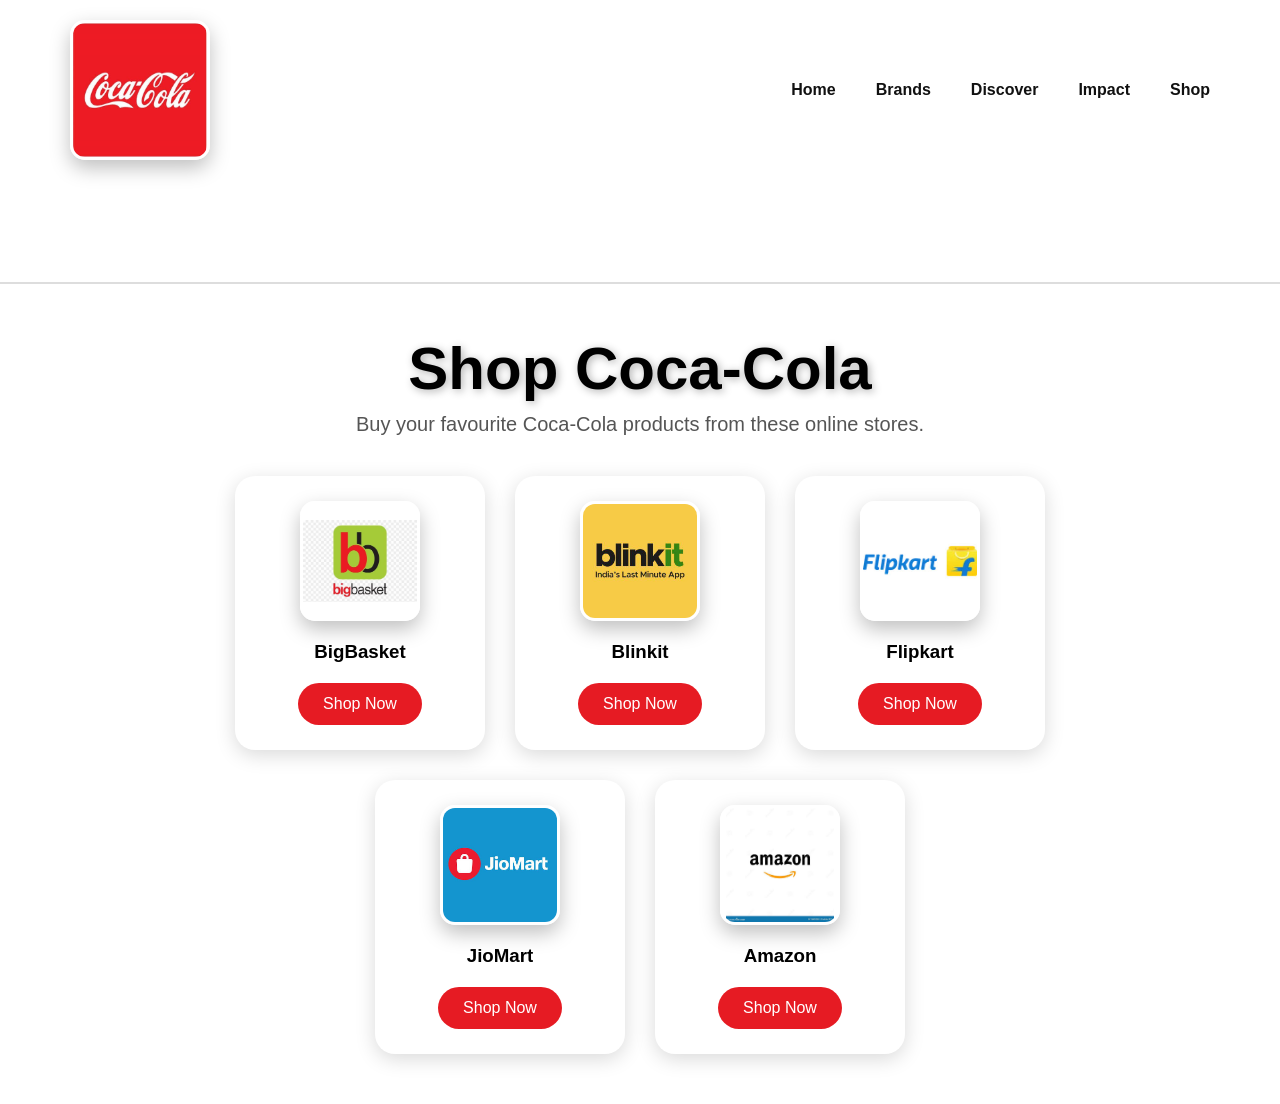
<file: shop.html>
﻿<html>
<head>
<section class="page">
</section>
    <title>Shop</title>
    <link rel="stylesheet" href="style.css">
		
	
</head>
<body>

<header>
    <nav class="navbar">

        <div class="logo">
            <img src="logo.jpg" alt="Logo">
        </div>

        <ul class="nav-links">
            <li><a href="index.html">Home</a></li>
            <li><a href="brands.html">Brands</a></li>
            <li><a href="discover.html">Discover</a></li>
            <li><a href="impact.html">Impact</a></li>
            <li><a href="shop.html">Shop</a></li>
            
        </ul>

    </nav>
</header>
<section class="shop">


    <h1>Shop Coca-Cola</h1>
    <p>Buy your favourite Coca-Cola products from these online stores.</p>

    <div class="shop-container">

        <div class="shop-card">
            <img src="bigbasket.jpg" alt="">
            <h3>BigBasket</h3>
            <a href="https://www.bigbasket.com" target="_blank">Shop Now</a>
        </div>

        <div class="shop-card">
            <img src="blinkit.jpg"alt="">
            <h3>Blinkit</h3>
            <a href="https://blinkit.com" target="_blank">Shop Now</a>
        </div>

        <div class="shop-card">
            <img src="flipcart.jpg" alt="">
            <h3>Flipkart</h3>
            <a href="https://www.flipkart.com" target="_blank">Shop Now</a>
        </div>

        <div class="shop-card">
            <img src="jiomart.jpg" alt="">
            <h3>JioMart</h3>
            <a href="https://www.jiomart.com" target="_blank">Shop Now</a>
        </div>

        <div class="shop-card">
            <img src="amazon.jpg"alt="">
            <h3>Amazon</h3>
            <a href="https://www.amazon.in" target="_blank">Shop Now</a>
        </div>

    </div>

</section>

</body>
</html>
</file>
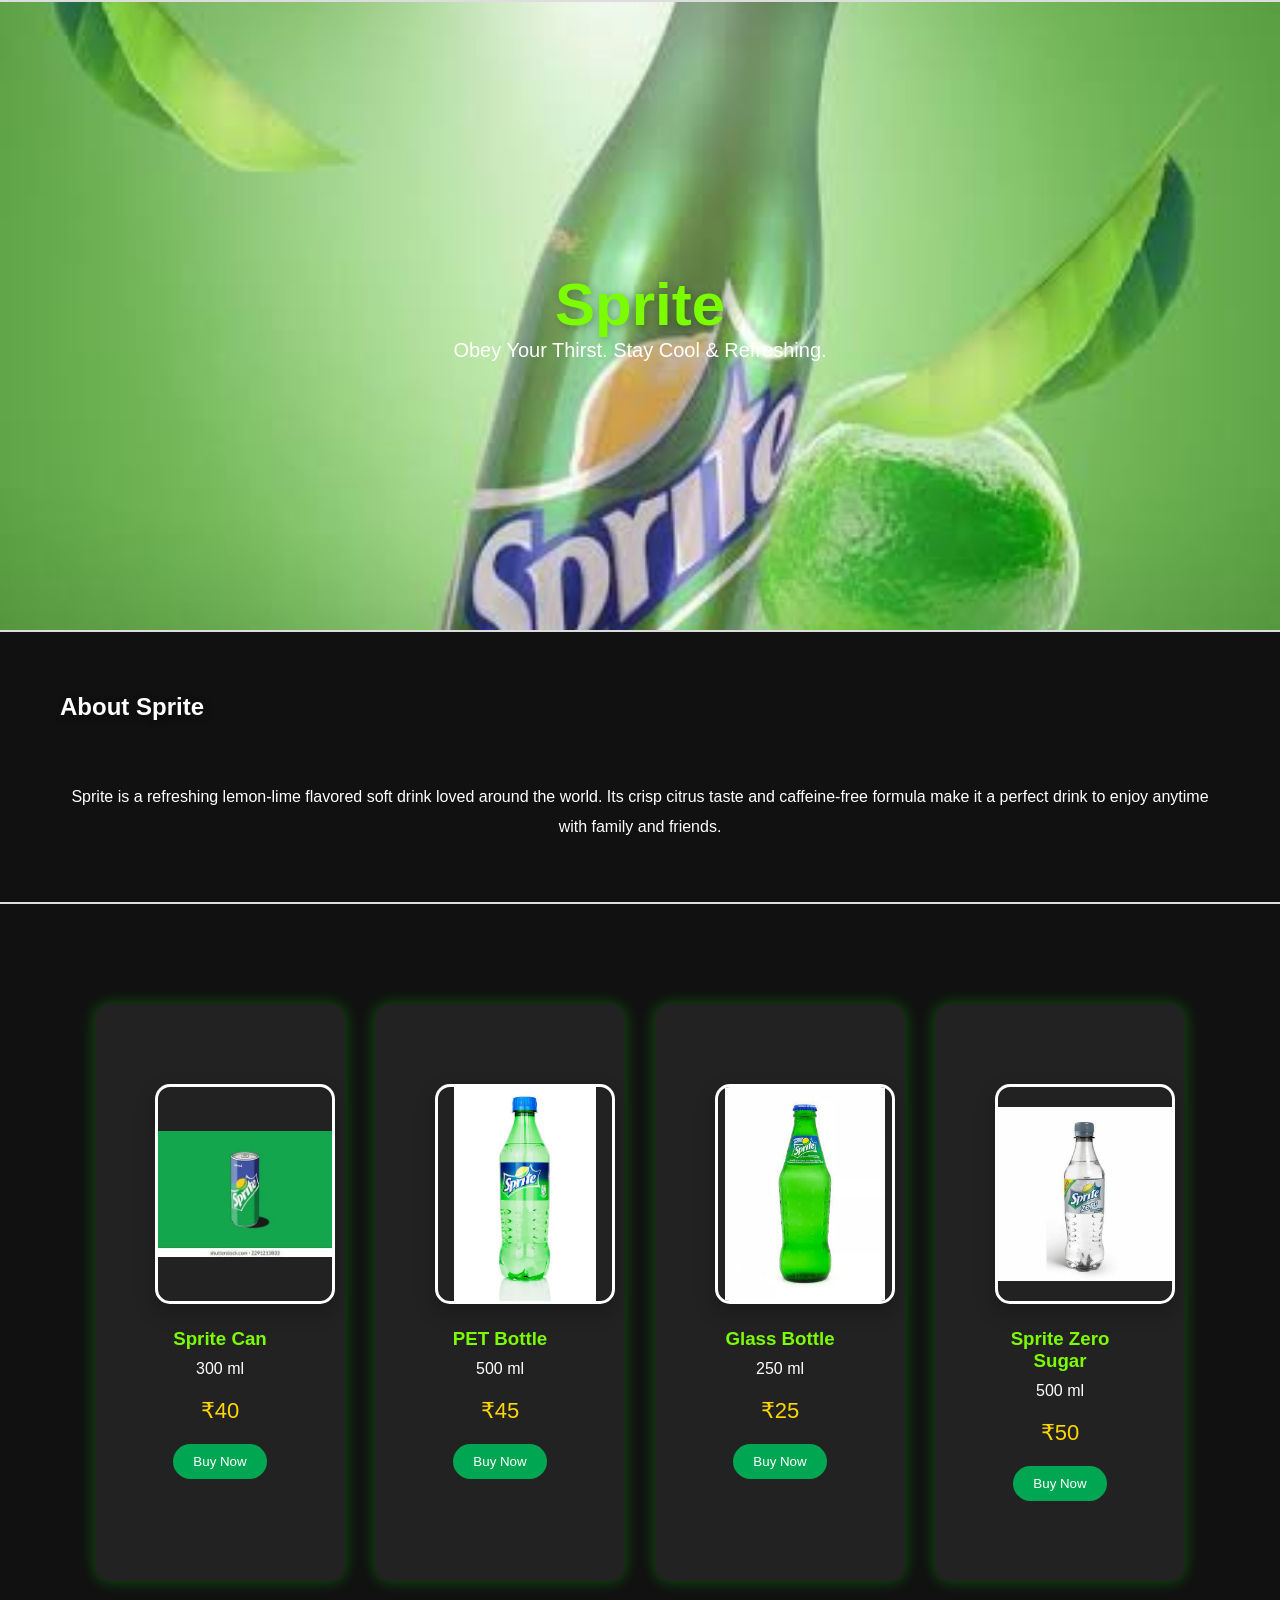
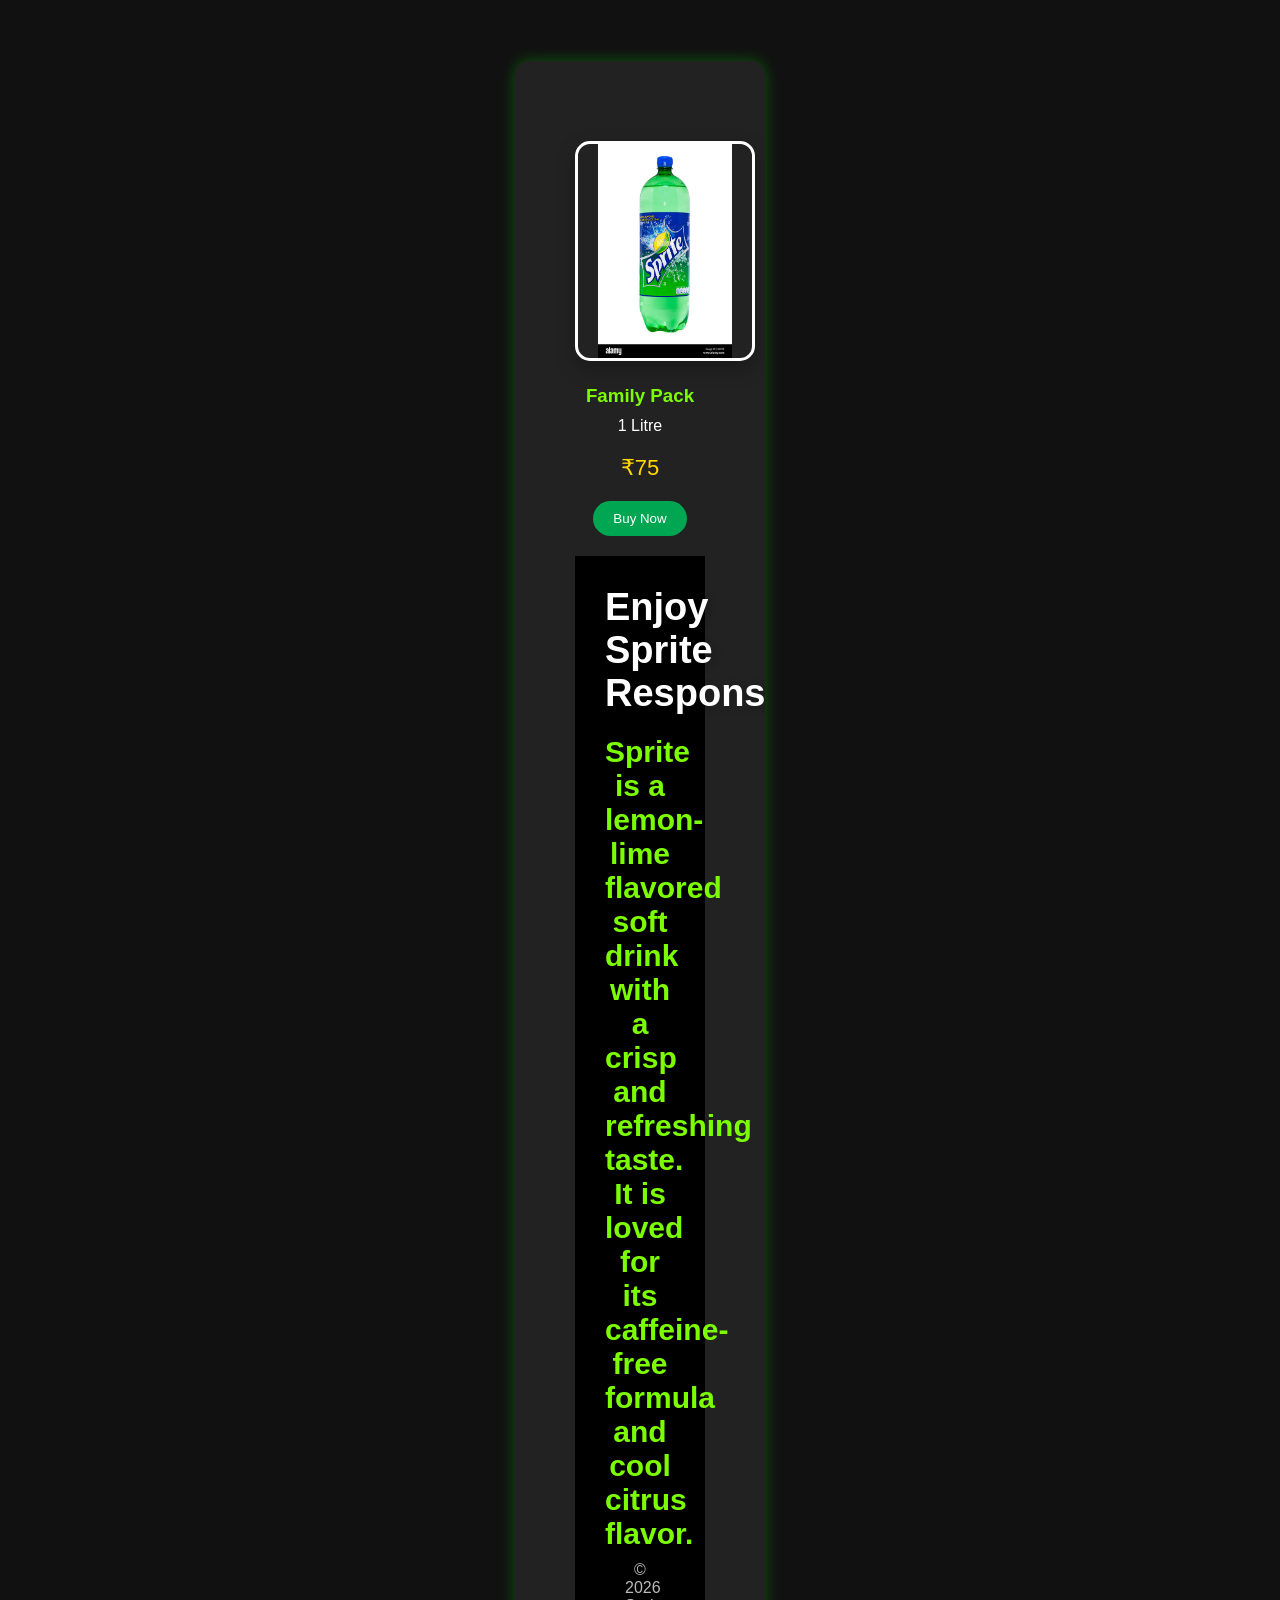
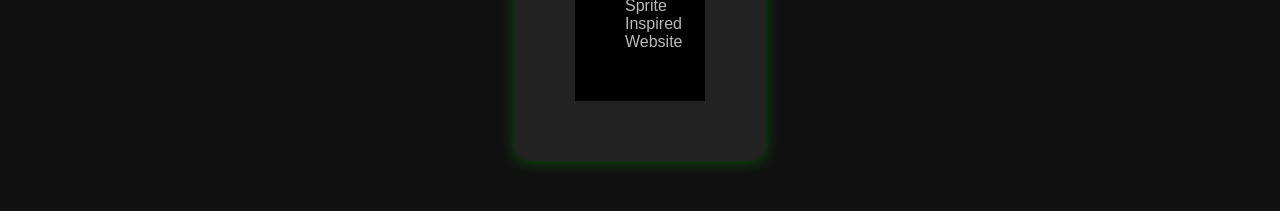
<file: sprite.html>
﻿<!DOCTYPE html>
<html lang="en">
<head>
<meta charset="UTF-8">
<meta name="viewport" content="width=device-width, initial-scale=1.0">
<title>Sprite</title>

<link rel="stylesheet" href="style.css">

<style>

body{
margin:0;
font-family:Arial, sans-serif;
background:#111;
color:white;
}

.hero{
height:70vh;
background:url('sprite banner.jpg') center/cover;
display:flex;
justify-content:center;
align-items:center;
text-align:center;
}

.hero h1{
font-size:60px;
color:#7CFC00;
}

.hero p{
font-size:20px;
}

.products{
display:flex;
justify-content:center;
flex-wrap:wrap;
gap:30px;
padding:50px;
}

.card{
width:250px;
background:#222;
border-radius:15px;
overflow:hidden;
text-align:center;
transition:.4s;
box-shadow:0 0 15px rgba(0,255,0,.3);
}

.card:hover{
transform:translateY(-10px);
}

.card img{
width:180px;
height:220px;
object-fit:contain;
margin-top:20px;
}

.card h3{
color:#7CFC00;
}

.price{
font-size:22px;
color:#FFD700;
}

button{
background:#00A651;
color:white;
padding:10px 20px;
border:none;
border-radius:30px;
margin-bottom:20px;
cursor:pointer;
}

button:hover{
background:#008f46;
}

.about{
padding:60px;
text-align:center;
line-height:30px;
}

.gallery{
display:flex;
gap:20px;
justify-content:center;
flex-wrap:wrap;
padding:40px;
}

.gallery img{
width:250px;
border-radius:10px;
transition:.4s;
}

.gallery img:hover{
transform:scale(1.08);
}

footer{
background:#000;
padding:30px;
text-align:center;
}

</style>

</head>

<body>

<section class="hero">

<div>

<h1>Sprite</h1>

<p>Obey Your Thirst. Stay Cool & Refreshing.</p>

</div>

</section>

<section class="about">

<h2>About Sprite</h2>

<p>

Sprite is a refreshing lemon-lime flavored soft drink loved around the world. Its crisp citrus taste and 
caffeine-free formula make it a perfect drink to enjoy anytime with family and friends.

</p>

</section>

<section class="products">

<div class="card">

<img src="sprite can.jpg">

<h3>Sprite Can</h3>

<p>300 ml</p>

<p class="price">₹40</p>

<button>Buy Now</button>

</div>

<div class="card">

<img src="sprite bottle.jpg">

<h3>PET Bottle</h3>

<p>500 ml</p>

<p class="price">₹45</p>

<button>Buy Now</button>

</div>

<div class="card">

<img src="sprite glass.jpg">

<h3>Glass Bottle</h3>

<p>250 ml</p>

<p class="price">₹25</p>

<button>Buy Now</button>

</div>

<div class="card">

<img src="sprite 0.jpg">

<h3>Sprite Zero Sugar</h3>

<p>500 ml</p>

<p class="price">₹50</p>

<button>Buy Now</button>

</div>

<div class="card">

<img src="sprite 11.jpg">

<h3>Family Pack</h3>

<p>1 Litre</p>

<p class="price">₹75</p>

<button>Buy Now</button>

<footer>

<h2>Enjoy Sprite Responsibly</h2>

<h3>Sprite is a lemon-lime flavored soft drink with a crisp and refreshing taste. It is loved for its 
caffeine-free formula and cool citrus flavor.</h3>
<p>© 2026 Sprite Inspired Website</p>

</footer>

</body>
</html>
</file>
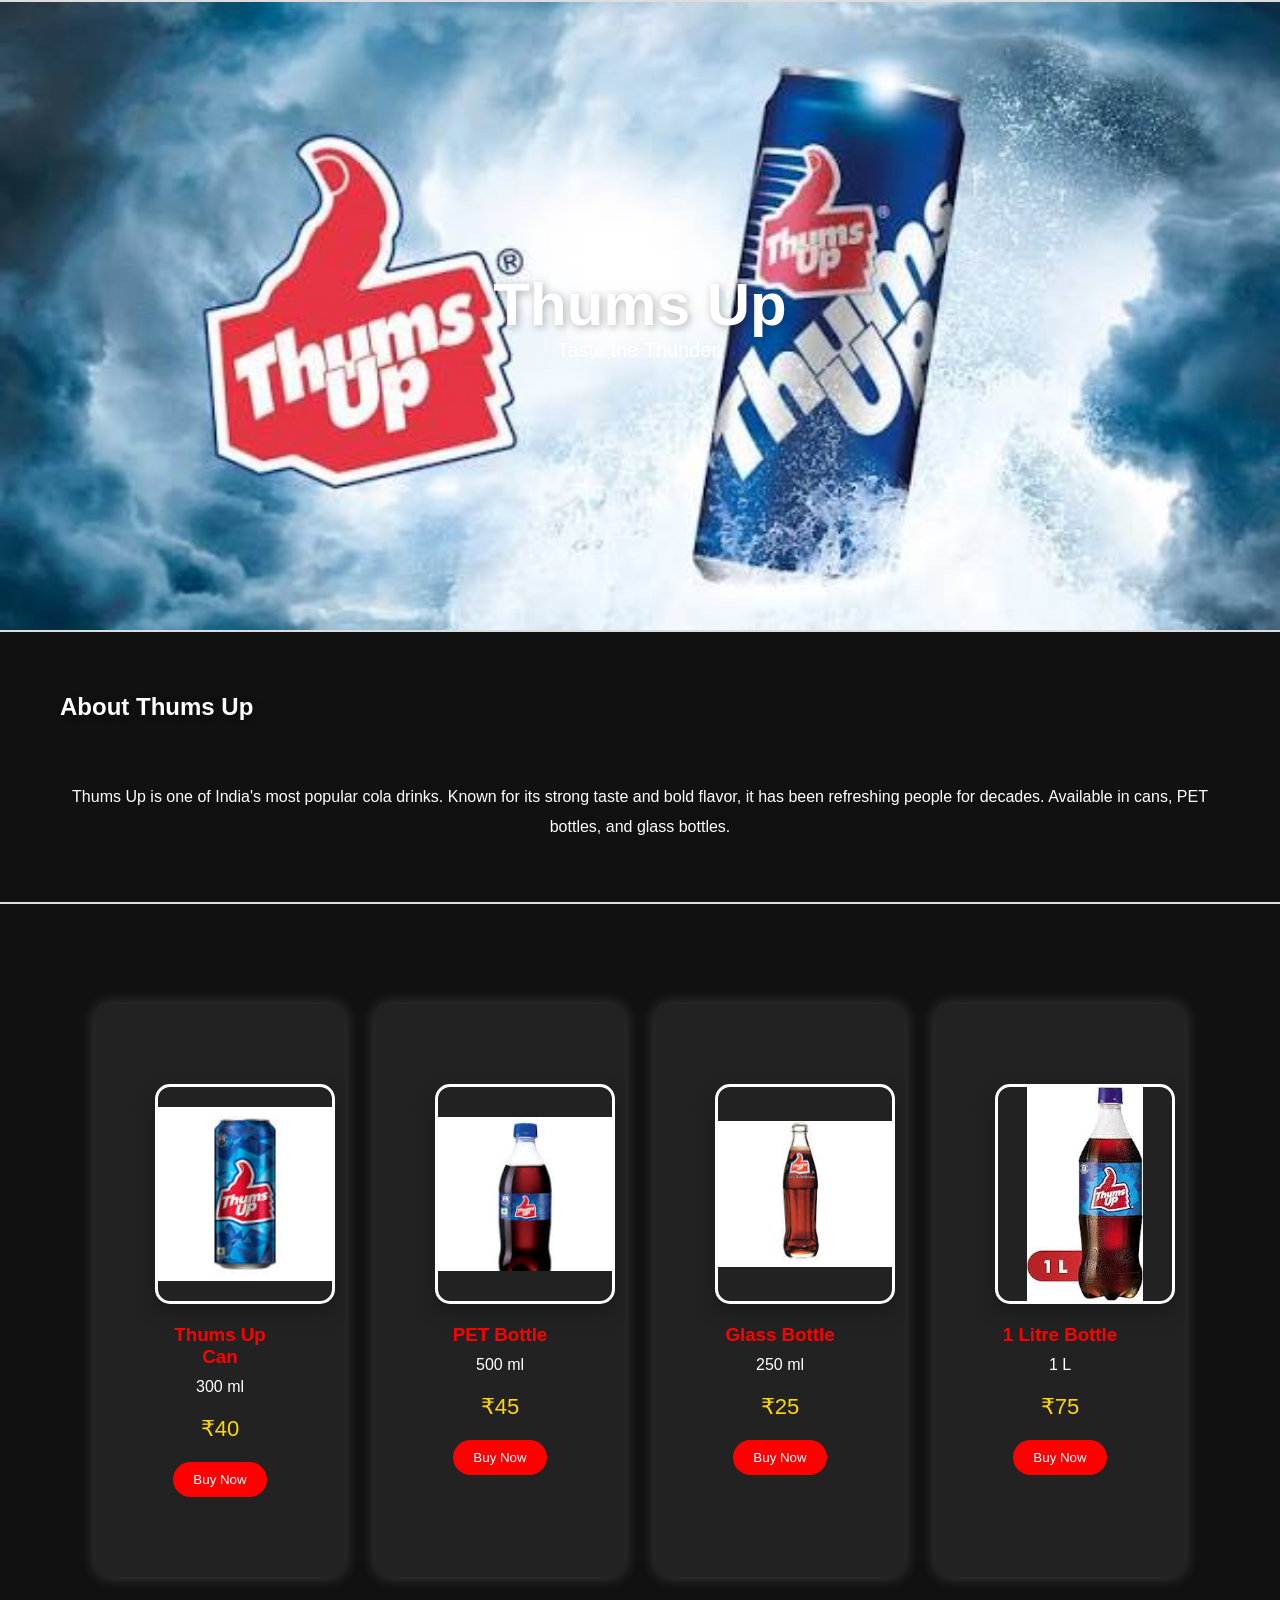
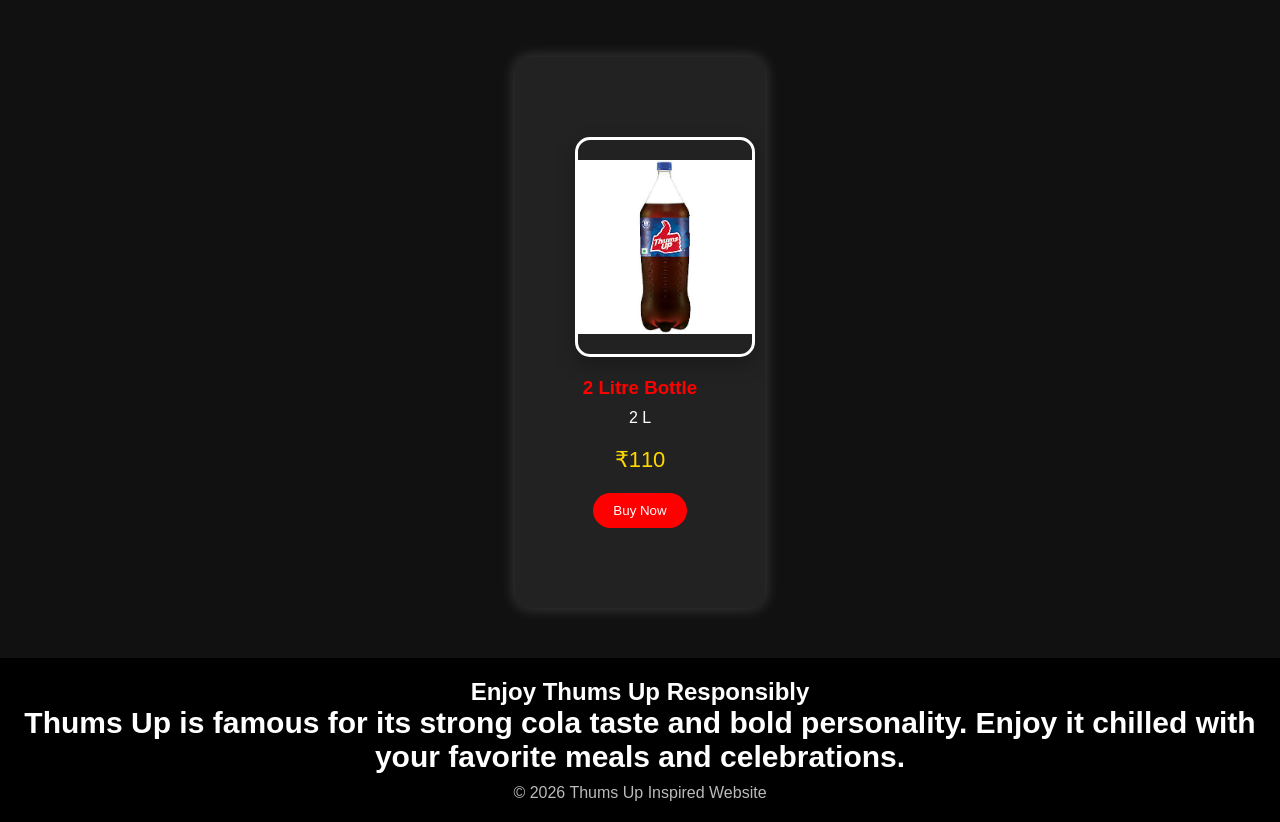
<file: thumsup.html>
﻿<html>
<head>
<title>Thums Up</title>

<link rel="stylesheet" href="style.css">

<style>

body{
margin:0;
font-family:Arial,sans-serif;
background:#111;
color:white;
}

.hero{
height:70vh;
background:url("thumaup banner.jpg") center/cover;
display:flex;
justify-content:center;
align-items:center;
text-align:center;
}

.hero h1{
font-size:60px;
}

.hero p{
font-size:20px;
}

.products{
display:flex;
justify-content:center;
flex-wrap:wrap;
gap:30px;
padding:50px;
}

.card{
width:250px;
background:#222;
border-radius:15px;
overflow:hidden;
text-align:center;
transition:.4s;
box-shadow:0 0 15px rgba(255,255,255,.2);
}

.card:hover{
transform:translateY(-10px);
}

.card img{
width:180px;
height:220px;
object-fit:contain;
margin-top:20px;
}

.card h3{
color:#ff0000;
}

.price{
font-size:22px;
color:#ffd700;
}

button{
background:#ff0000;
color:white;
padding:10px 20px;
border:none;
border-radius:30px;
margin-bottom:20px;
cursor:pointer;
}

.about{
padding:60px;
text-align:center;
line-height:30px;
}

.gallery{
display:flex;
gap:20px;
justify-content:center;
flex-wrap:wrap;
padding:40px;
}

.gallery img{
width:250px;
border-radius:10px;
transition:.4s;
}

.gallery img:hover{
transform:scale(1.08);
}

footer{
background:#000;
padding:20px;
text-align:center;
}

</style>

</head>

<body>

<section class="hero">

<div>

<h1>Thums Up</h1>

<p>Taste the Thunder.</p>

</div>

</section>

<section class="about">

<h2>About Thums Up</h2>

<p>
Thums Up is one of India's most popular cola drinks. Known for its strong taste and bold flavor, it has been 
refreshing people for decades. Available in cans, PET bottles, and glass bottles.
</p>

</section>

<section class="products">

<div class="card">

<img src="thumsup can.jpg">

<h3>Thums Up Can</h3>

<p>300 ml</p>

<p class="price">₹40</p>

<button>Buy Now</button>

</div>

<div class="card">

<img src="thumsup bottle.jpg">

<h3>PET Bottle</h3>

<p>500 ml</p>

<p class="price">₹45</p>

<button>Buy Now</button>

</div>

<div class="card">

<img src="thumsup glass.jpg">

<h3>Glass Bottle</h3>

<p>250 ml</p>

<p class="price">₹25</p>

<button>Buy Now</button>

</div>

<div class="card">

<img src="thumsup 1l.jpg">

<h3>1 Litre Bottle</h3>

<p>1 L</p>

<p class="price">₹75</p>

<button>Buy Now</button>

</div>

<div class="card">

<img src="thumsup 2l.jpg">

<h3>2 Litre Bottle</h3>

<p>2 L</p>

<p class="price">₹110</p>

<button>Buy Now</button>

</div>

</section>

<footer>

<h2>Enjoy Thums Up Responsibly</h2>

<h3>Thums Up is famous for its strong cola taste and bold personality. Enjoy it chilled with your favorite meals and celebrations.</h3>

<p>© 2026 Thums Up Inspired Website</p>

</footer>

</body>
</html>
</file>
<file: style.css>
﻿*{
    margin:0;
    padding:0;
    box-sizing:border-box;
    font-family:'Poppins',sans-serif;
}

body{
    background:#fff;
}

/* Navbar */

header{
    position:fixed;
    width:100%;
    top:0;
    left:0;
    z-index:100;
}

.navbar{

    display:flex;
    justify-content:space-between;
    align-items:center;

    padding:20px 70px;

    background:#ffffff;
}

.logo img{

    width:140px;
}

.nav-links{

    display:flex;
    list-style:none;
    gap:40px;
}

.nav-links a{

    text-decoration:none;
    color:#111;
    font-weight:600;
}

/* Hero */

.hero{

    height:100vh;

    background:url("banner.jpg")center/cover no-repeat;

    display:flex;
    justify-content:center;
    align-items:center;

    position:relative;
}

.overlay{

    position:absolute;

    width:100%;
    height:100%;

    background:rgba(0,0,0,.45);
}

.content{

    position:relative;

    color:#fff;

    text-align:center;
}

.content h1{

    font-size:80px;
}

.content p{

    font-size:22px;

    margin:20px 0;
}

.btn{

    display:inline-block;

    padding:15px 35px;

    background:#e61b23;

    color:#fff;

    text-decoration:none;

    border-radius:40px;

    transition:.4s;
}

.btn:hover{

    background:#b50008;
}
/* Featured Section */

.featured{
    padding:100px 8%;
    background:#f8f8f8;
}

.featured h2{
    text-align:center;
    font-size:42px;
    margin-bottom:50px;
}

.card-container{
    display:flex;
    gap:30px;
    justify-content:center;
    flex-wrap:wrap;
}

.card{
    width:300px;
    background:#fff;
    border-radius:20px;
    overflow:hidden;
    box-shadow:0 10px 30px rgba(0,0,0,.15);
    transition:.4s;
}

.card:hover{
    transform:translateY(-12px);
}

.card img{
    width:100%;
    height:250px;
    object-fit:cover;
}

.card-content{
    padding:25px;
}

.card-content h3{
    margin-bottom:15px;
}

.card-content p{
    color:#555;
    line-height:1.6;
    margin-bottom:20px;
}

.card-content a{
    background:#e61b23;
    color:white;
    padding:12px 25px;
    border-radius:30px;
    text-decoration:none;
}
/* ABOUT SECTION */

.about{
    padding:100px 8%;
    display:flex;
    justify-content:space-between;
    align-items:center;
    gap:60px;
    flex-wrap:wrap;
}

.about-image{
    flex:1;
}

.about-image img{
    width:100%;
    border-radius:25px;
    box-shadow:0 15px 40px rgba(0,0,0,.2);
}

.about-text{
    flex:1;
}

.about-text h2{
    font-size:48px;
    margin-bottom:20px;
}

.about-text p{
    color:#666;
    line-height:1.8;
    margin-bottom:30px;
}

.about-btn{
    display:inline-block;
    padding:15px 35px;
    background:#E61B23;
    color:white;
    text-decoration:none;
    border-radius:35px;
    transition:.3s;
}

.about-btn:hover{
    background:#b31218;
}
footer{
    background:#111;
    color:white;
    text-align:center;
    padding:40px 20px;
}

footer h3{
    font-size:30px;
    margin-bottom:10px;
}
.video-section{
    width:90%;
    margin:80px auto;
    text-align:center;
}

.video-section h2{
    font-size:45px;
    margin-bottom:40px;
}

.video-container{
    display:flex;
    justify-content:center;
    gap:30px;
    flex-wrap:wrap;
}

.video-card{
    width:500px;
    border-radius:20px;
    overflow:hidden;
    box-shadow:0 5px 15px rgba(0,0,0,0.2);
}

.video-card video{
    width:100%;
    display:block;
    border-radius:20px;
}

footer p{
    color:#bbb;
}
@media(max-width:768px){

.navbar{
    flex-direction:column;
    padding:20px;
}

.nav-links{
    flex-direction:column;
    gap:15px;
    margin-top:20px;
}

.content h1{
    font-size:45px;
}

.content p{
    font-size:18px;
}

.about{
    flex-direction:column;
}

.about-text h2{
    font-size:35px;
}

.featured h2{
    font-size:35px;
}

.card{
    width:100%;
}
}
.product-info{
    width:85%;
    margin:60px auto;
    padding:20px;
}

.product-info p{
    font-size:18px;
    line-height:1.8;
    color:#333;
    margin-bottom:20px;
    text-transform:uppercase;
}
.page{
    padding:140px 10%;
    text-align:center;
}

.page h1{
    font-size:55px;
    margin-bottom:20px;
}

.page p{
    font-size:22px;
    line-height:1.8;
}
.dropdown{
    position:relative;
    list-style:none;
}

.dropdown-menu{
    display:none;
    position:absolute;
    top:40px;
    left:0;
    background:#fff;
    width:220px;
    border-radius:10px;
    box-shadow:0 5px 20px rgba(0,0,0,.2);
    padding:15px 0;
}

.dropdown-menu li{
    list-style:none;
}

.dropdown-menu li a{
    display:block;
    padding:12px 25px;
    color:#111;
    text-decoration:none;
}

.dropdown-menu li a:hover{
    background:#f3f3f3;
}

.dropdown:hover .dropdown-menu{
    display:block;
}
.brands{
    padding:120px 8%;
    text-align:center;
}

.brands h1{
    font-size:50px;
    margin-bottom:15px;
}

.brands p{
    font-size:20px;
    color:#555;
    border-color: #b50008;
    margin-bottom:40px;
}

.brand-container{
    display:flex;
    justify-content:center;
    flex-wrap:wrap;
    gap:30px;
}

.brand-card{
    width:220px;
    background:#f8f8f8;
    border-radius:20px;
    padding:20px;
    box-shadow:0 5px 15px rgba(0,0,0,.1);
    transition:.3s;
}

.brand-card:hover{
    transform:translateY(-10px);
}

.brand-card img{
    width:150px;
    height:150px;
    object-fit:contain;
}

.brand-card h3{
    margin-top:15px;
}
.discover{
    padding:120px 8%;
    text-align:center;
}

.discover h1{
    font-size:50px;
    margin-bottom:20px;
}

.discover p{
    font-size:20px;
    color:#555;
    margin-bottom:40px;
}

.discover-container{
    display:flex;
    justify-content:center;
    gap:30px;
    flex-wrap:wrap;
}

.discover-card{
    width:320px;
    background:#fff;
    border-radius:20px;
    overflow:hidden;
    box-shadow:0 5px 20px rgba(0,0,0,.15);
    transition:.3s;
}

.discover-card:hover{
    transform:translateY(-10px);
}

.discover-card img{
    width:100%;
    height:220px;
    object-fit:cover;
}

.discover-card h3{
    margin:20px 0 10px;
}

.discover-card p{
    padding:0 20px 20px;
    font-size:16px;
}
.shop{
    padding:50px 8%;
    text-align:center;
}

.shop h1{
    font-size:60px;
    margin-bottom:10px;
}

.shop p{
    font-size:20px;
    color:#555;
    margin-bottom:40px;
}

.shop-container{
    display:flex;
    justify-content:center;
    gap:30px;
    flex-wrap:wrap;
}

.shop-card{
    width:250px;
    background:#fff;
    border-radius:20px;
    padding:25px;
    box-shadow:0 5px 20px rgba(0,0,0,.15);
    transition:.3s;
}

.shop-card:hover{
    transform:translateY(-10px);
}

.shop-card img{
    width:120px;
    height:120px;
    object-fit:contain;
}

.shop-card h3{
    margin:20px 0;
}

.shop-card a{
    display:inline-block;
    padding:12px 25px;
    background:#E61B23;
    color:#fff;
    text-decoration:none;
    border-radius:30px;
}

.shop-card a:hover{
    background:#b31218;
}
/* Impact Hero */

.impact-hero{

height:80vh;

background:red;

display:flex;

justify-content:center;

align-items:center;

position:relative;

}

.impact-overlay{

position:absolute;

width:100%;

height:100%;

background:rgba(0,0,0,.45);

}

.impact-content{

position:relative;

text-align:center;

color:#fff;

}

.impact-content h1{

font-size:60px;

}

.impact-content p{

font-size:22px;

}

/* About */

.impact-about{

display:flex;

justify-content:space-between;

align-items:center;

padding:80px 10%;

gap:40px;

flex-wrap:wrap;

}

.impact-text{

flex:1;

}

.impact-text h2{

font-size:40px;

margin-bottom:20px;

}

.impact-text p{

font-size:18px;

line-height:1.8;

}

.impact-image{

flex:1;

}

.impact-image img{

width:100%;

border-radius:20px;

box-shadow:0 5px 20px rgba(0,0,0,.2);

}

/* Cards */

.impact-cards{

padding:80px 10%;

text-align:center;

}

.card-container{

display:flex;

justify-content:center;

gap:30px;

flex-wrap:wrap;

}

.card{

width:320px;

background:#fff;

border-radius:20px;

overflow:hidden;

box-shadow:0 5px 20px rgba(0,0,0,.15);

transition:.3s;

}

.card:hover{

transform:translateY(-10px);

}

.card img{

width:100%;

height:220px;

object-fit:cover;

}

.card h3{

margin:20px 0 10px;

}

.card p{

padding:0 20px 20px;

}

/* card */

.card{

background:#E61B23;

color:#fff;

padding:60px;

text-align:center;

margin-top:50px;

}

.card h2{

font-size:38px;

}

/* Footer */

footer{

background:#111;

color:#fff;

padding:30px;

text-align:center;

}
/* Images */
img{
    border:3px solid #fff;
    border-radius:15px;
    box-shadow:0 8px 20px rgba(0,0,0,.25);
    transition:.4s;
}

img:hover{
    transform:scale(1.05);
    border:3px solid #e61b23;
    box-shadow:0 0 15px #e61b23,
               0 0 30px rgba(230,27,35,.5);
}
/* Videos */
video{
    border-radius:15px;
    border:3px solid white;
    box-shadow:0 5px 15px rgba(0,0,0,0.3);
    transition:0.3s;
}

video:hover{
    transform:scale(1.03);
}

/* Buttons */
button{
    border-radius:30px;
    transition:0.3s;
}

button:hover{
    background:red;
    color:white;
    transform:scale(1.05);
}

/* All Sections */
section{
    border-top:2px solid #ddd;
    padding:50px 0;
}

/* Headings */
h1,h2{
    text-shadow:2px 2px 8px rgba(0,0,0,0.3);
}
</file>
